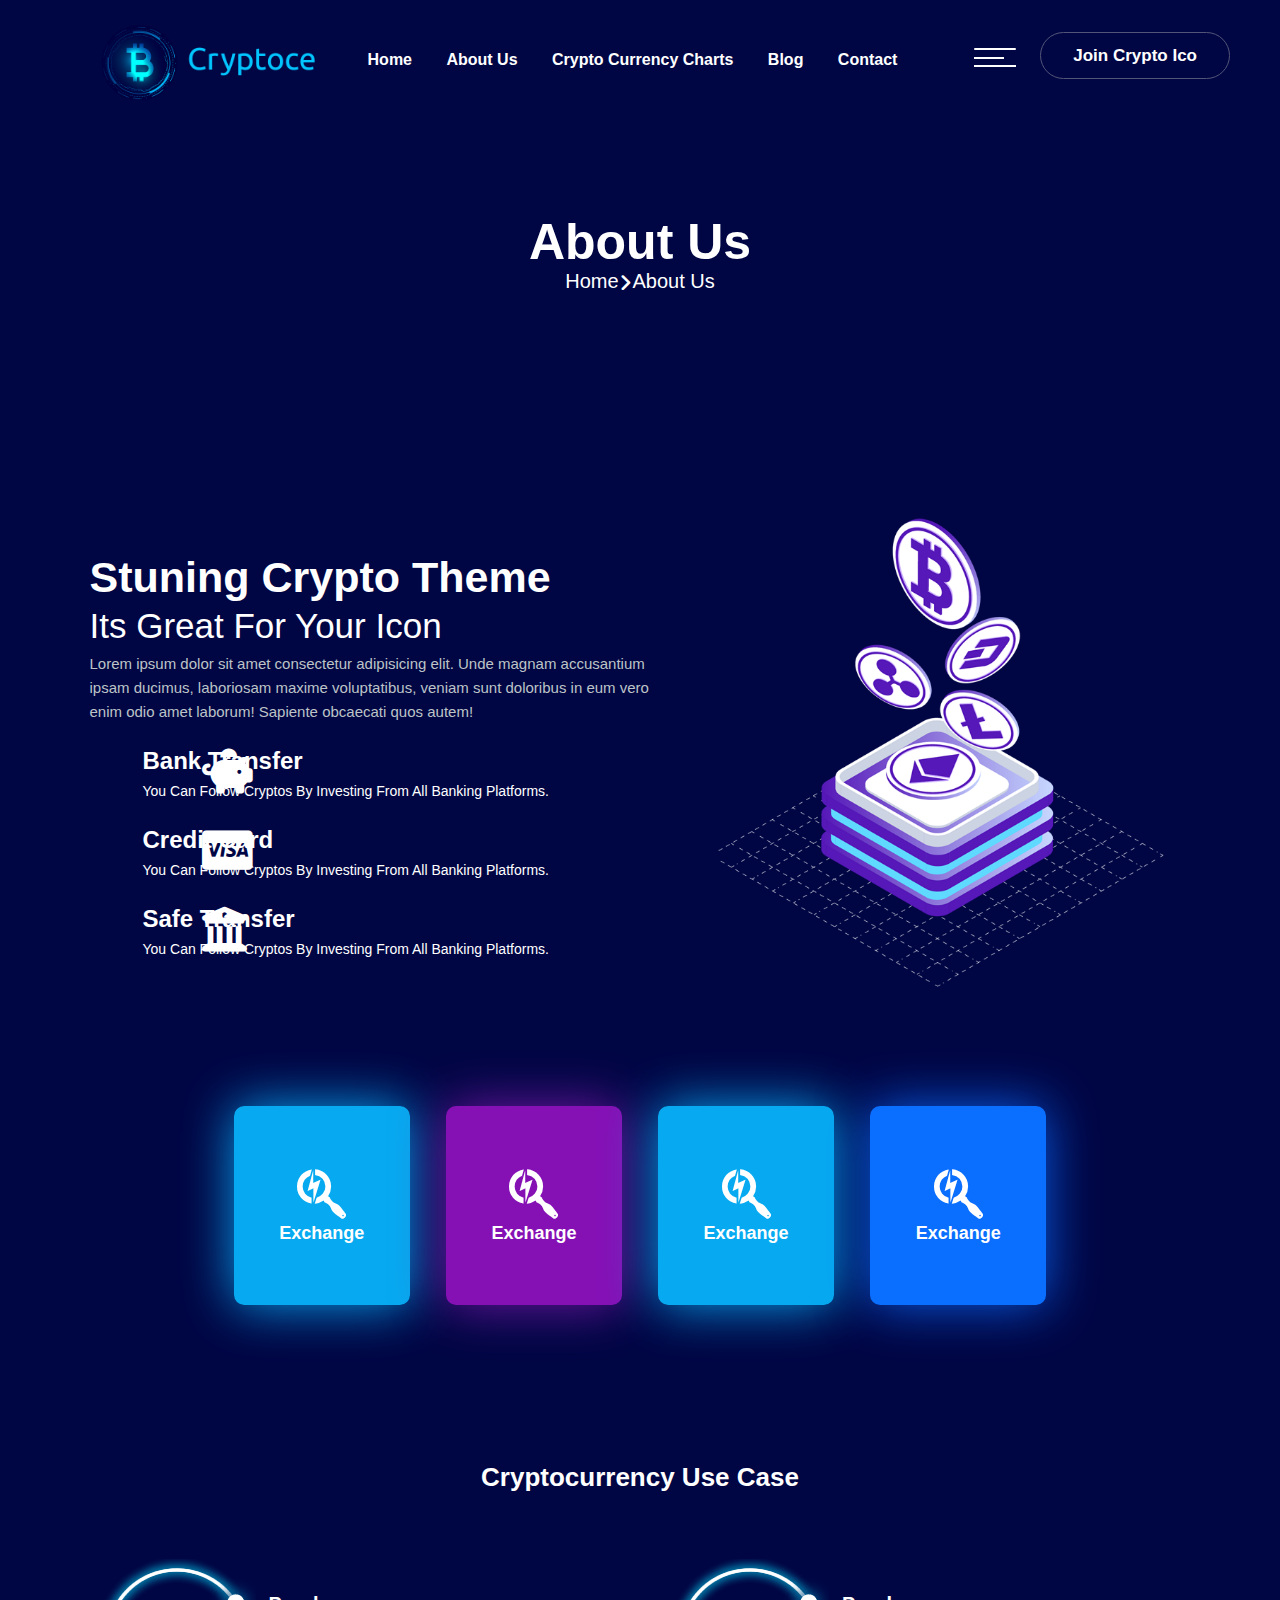
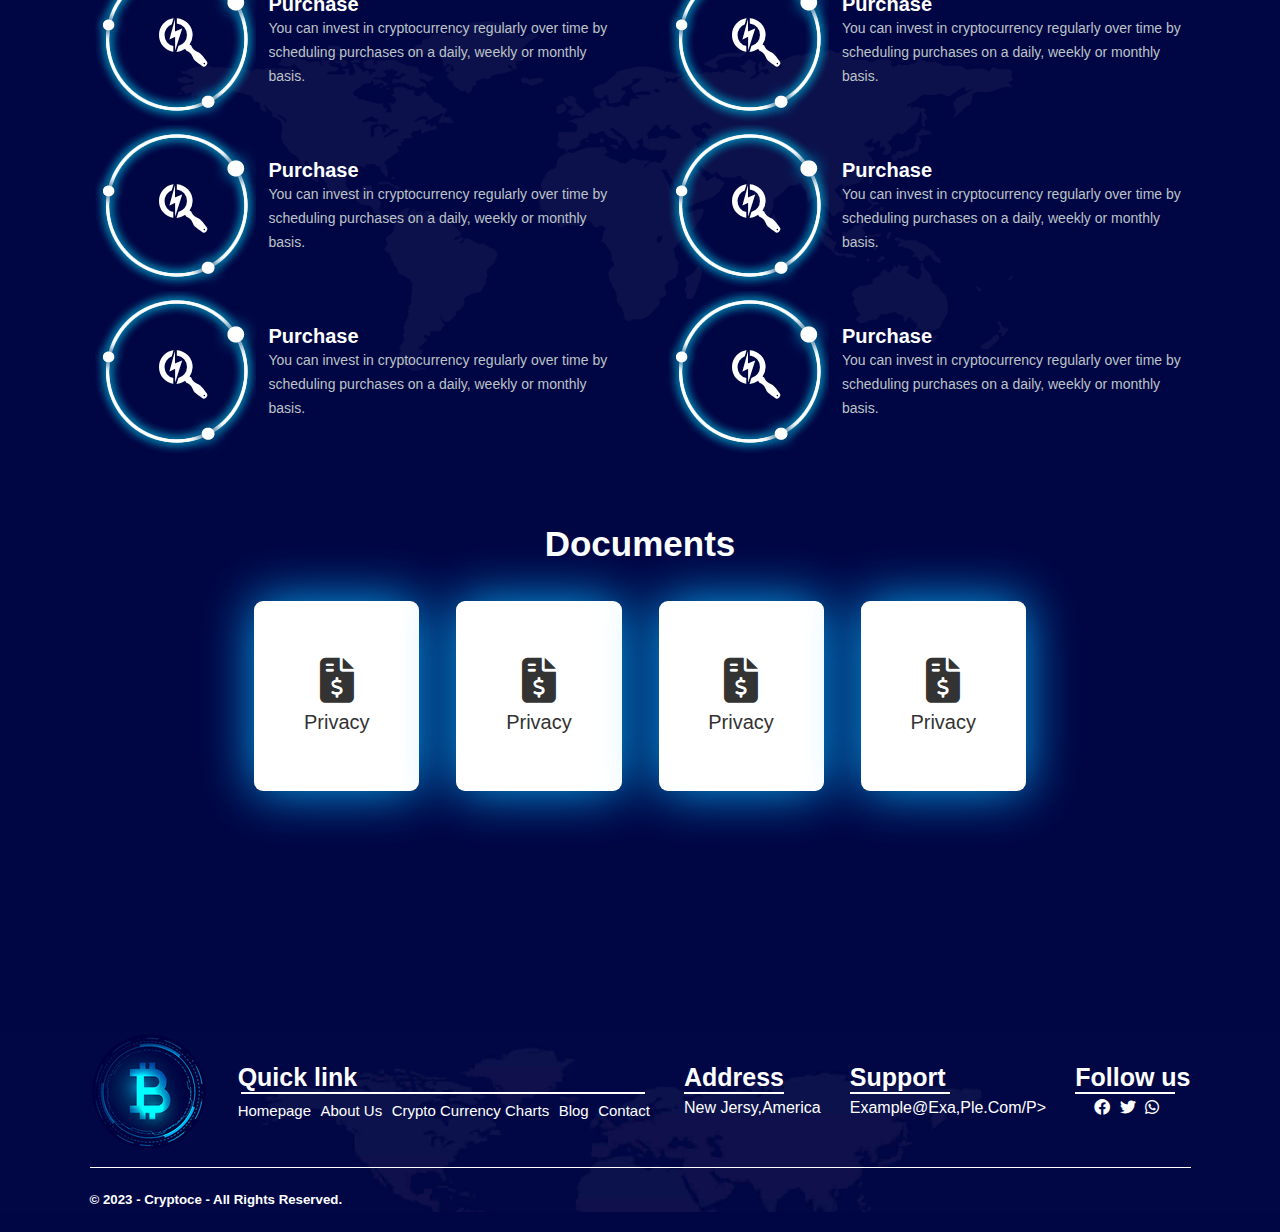
<file: about/index.html>
<!DOCTYPE html>
<html lang="en">
<head>
    <meta charset="UTF-8">
    <meta http-equiv="X-UA-Compatible" content="IE=edge">
    <meta name="viewport" content="width=device-width, initial-scale=1.0">
    <title>Document</title>
    <link rel="stylesheet" href="assets/css/font-awesome.min.css">
    <link rel="stylesheet" href="assets/css/style.css">
</head>
<body>

<!-- Header -->
    <header class="header-area">
            <div class="header">
                <img src="assets/img/logo/logo.png" alt="">

                <ul>
                    <li><a href="../homedefault/index.html">home</a></li>
                    <li><a href="../about/index.html">About Us</a></li>
                    <li><a href="../Crypto Currency Charts/index.html"> Crypto Currency Charts</a></li>
                    <li><a href="../Blog/index.html"> Blog</a></li>
                    <li><a href="../contact/index.html">Contact</a></li>
                </ul>

                <div class="header-btn-box">
                    <div class="box1"></div>
                    <div class="box2"></div>
                    <div class="box3"></div>
                    <div class="btn-box">
                      <a href="" class="btn">join crypto ico</a>  
                    </div>
                </div>
            </div>
    </header>


    <!-- Bannar -->
    <section class="bannar-area">
        <div class="container">
            <div class="bannar">
                <h4>About Us</h4>
                <div class="bannar-content">
                    <ul>
                        <li> Home <i class="fa-solid fa-angle-right"></i></li>
                        <li>about us</li>
                    </ul>
                </div>
            </div>
        </div>
    </section>





    <!-- Service -->
    <section class="service-area pt-80">
        <div class="container">
            <div class="service">
                <div class="service-content">
                    <h4>stuning crypto theme</h4>
                    <h5>its great for your icon</h5>
                    <p>Lorem ipsum dolor sit amet consectetur adipisicing elit. Unde magnam accusantium ipsam ducimus, laboriosam maxime voluptatibus, veniam sunt doloribus in eum vero enim odio amet laborum! Sapiente obcaecati quos autem!</p>
                    <ul>
                        <li><i class="fa-solid fa-piggy-bank"></i>
                           <h5> Bank Transfer <span> <br> You can follow cryptos by investing from all banking platforms.</span></h5></li>
                        <li><i class="fa-brands fa-cc-visa"></i>
                           <h5> Credit Card <span> <br> You can follow cryptos by investing from all banking platforms.</span></h5></li>
                        <li><i class="fa-solid fa-building-columns"></i>
                           <h5> Safe Transfer <span> <br> You can follow cryptos by investing from all banking platforms.</span></h5></li>
                    </ul>
                </div>
                <div class="service-img">
                    <img src="assets/img/service/hero-cryptoce-9.png" alt="">
                </div>
            </div>

        </div>
    </section>


    <!-- Option -->
    <section class="option-area pt-80 pb-80">
        <div class="container">
            <div class="option">
                <div class="single-option">
                    <i class="fa-brands fa-searchengin"></i>
                    <h4>exchange</h4>
                </div>
                <div class="single-option">
                    <i class="fa-brands fa-searchengin"></i>
                    <h4>exchange</h4>
                </div>
                <div class="single-option">
                    <i class="fa-brands fa-searchengin"></i>
                    <h4>exchange</h4>
                </div>
                <div class="single-option">
                    <i class="fa-brands fa-searchengin"></i>
                    <h4>exchange</h4>
                </div>
            </div>
        </div>
    </section>





<!-- Case -->
    <section class="case-area pt-80 pb-80" style="background-image: url('assets/img/case/section5.png');">
        <div class="container">
            <div class="section-title">
                <h4>cryptocurrency use case</h4>
            </div>
            
            <div class="case">
                <div class="single-case">
                    <img src="assets/img/case/info-bg-1.png" alt="">
                    <i class="fa-brands fa-searchengin"></i>
                    <h4>Purchase</h4>
                    <p>You can invest in cryptocurrency regularly over time by scheduling purchases on a daily, weekly or monthly basis.</p>
                </div>
                <div class="single-case">
                    <img src="assets/img/case/info-bg-1.png" alt="">
                    <i class="fa-brands fa-searchengin"></i>
                    <h4>Purchase</h4>
                    <p>You can invest in cryptocurrency regularly over time by scheduling purchases on a daily, weekly or monthly basis.</p>
                </div>

                <div class="single-case">
                    <img src="assets/img/case/info-bg-1.png" alt="">
                    <i class="fa-brands fa-searchengin"></i>
                    <h4>Purchase</h4>
                    <p>You can invest in cryptocurrency regularly over time by scheduling purchases on a daily, weekly or monthly basis.</p>
                </div>

                <div class="single-case">
                    <img src="assets/img/case/info-bg-1.png" alt="">
                    <i class="fa-brands fa-searchengin"></i>
                    <h4>Purchase</h4>
                    <p>You can invest in cryptocurrency regularly over time by scheduling purchases on a daily, weekly or monthly basis.</p>
                </div>

                <div class="single-case">
                    <img src="assets/img/case/info-bg-1.png" alt="">
                    <i class="fa-brands fa-searchengin"></i>
                    <h4>Purchase</h4>
                    <p>You can invest in cryptocurrency regularly over time by scheduling purchases on a daily, weekly or monthly basis.</p>
                </div>
                <div class="single-case">
                    <img src="assets/img/case/info-bg-1.png" alt="">
                    <i class="fa-brands fa-searchengin"></i>
                    <h4>Purchase</h4>
                    <p>You can invest in cryptocurrency regularly over time by scheduling purchases on a daily, weekly or monthly basis.</p>
                </div>
            </div>




            
        </div>
    </section>






    <!-- Ranking -->
    <section class="ranking-area ">
        <div class="container">
            <!-- Documents -->
        <div class="documents-area">
            <h5>documents</h5>
            <div class="document">
                <div class="single-document">
                    <i class="fa-solid fa-file-invoice-dollar"></i>
                    <h4>Privacy</h4>
                </div>
                <div class="single-document">
                    <i class="fa-solid fa-file-invoice-dollar"></i>
                    <h4>Privacy</h4>
                </div>
                <div class="single-document">
                    <i class="fa-solid fa-file-invoice-dollar"></i>
                    <h4>Privacy</h4>
                </div>
                <div class="single-document">
                    <i class="fa-solid fa-file-invoice-dollar"></i>
                    <h4>Privacy</h4>
                </div>
            </div>
        </div>

        </div>

    </section>

   
        
    <!-- Footer -->
    <footer class="footer-area" style="background-image: url('assets/img/footer/footer-bg.jpg');">
        <div class="container">
            <div class="footer">
                <img src="assets/img/footer/logo-footer.png" alt="">
                <div class="links">
                    <h4>Quick link</h4>
                    <ul>
                        <li><a href="">homepage</a></li>
                        <li><a href="">About Us</a></li>
                        <li><a href="">Crypto Currency Charts</a></li>
                        <li><a href="">Blog</a></li>
                        <li><a href="">Contact</a></li>
                    </ul>
                </div>
                <div class="links2">
                    <h4>Address </h4>
                    <p>new jersy,america</p>
                </div>
                <div class="links2">
                    <h4>Support </h4>
                    <p>example@exa,ple.com/p>
                </div>
                <div class="links2">
                    <h4>Follow us</h4>
                    <ul>
                     <li><i class="fa-brands fa-facebook"></i></li>
                    <li><i class="fa-brands fa-twitter"></i></li>
                    <li><i class="fa-brands fa-whatsapp"></i></li>   
                    </ul>
                    
                </div>
            </div>
            <div class="footer-last">
                <h5>© 2023 - Cryptoce - All Rights Reserved. </h5>
            </div>
            
        </div>
    </footer>













</body>
</html>
</file>
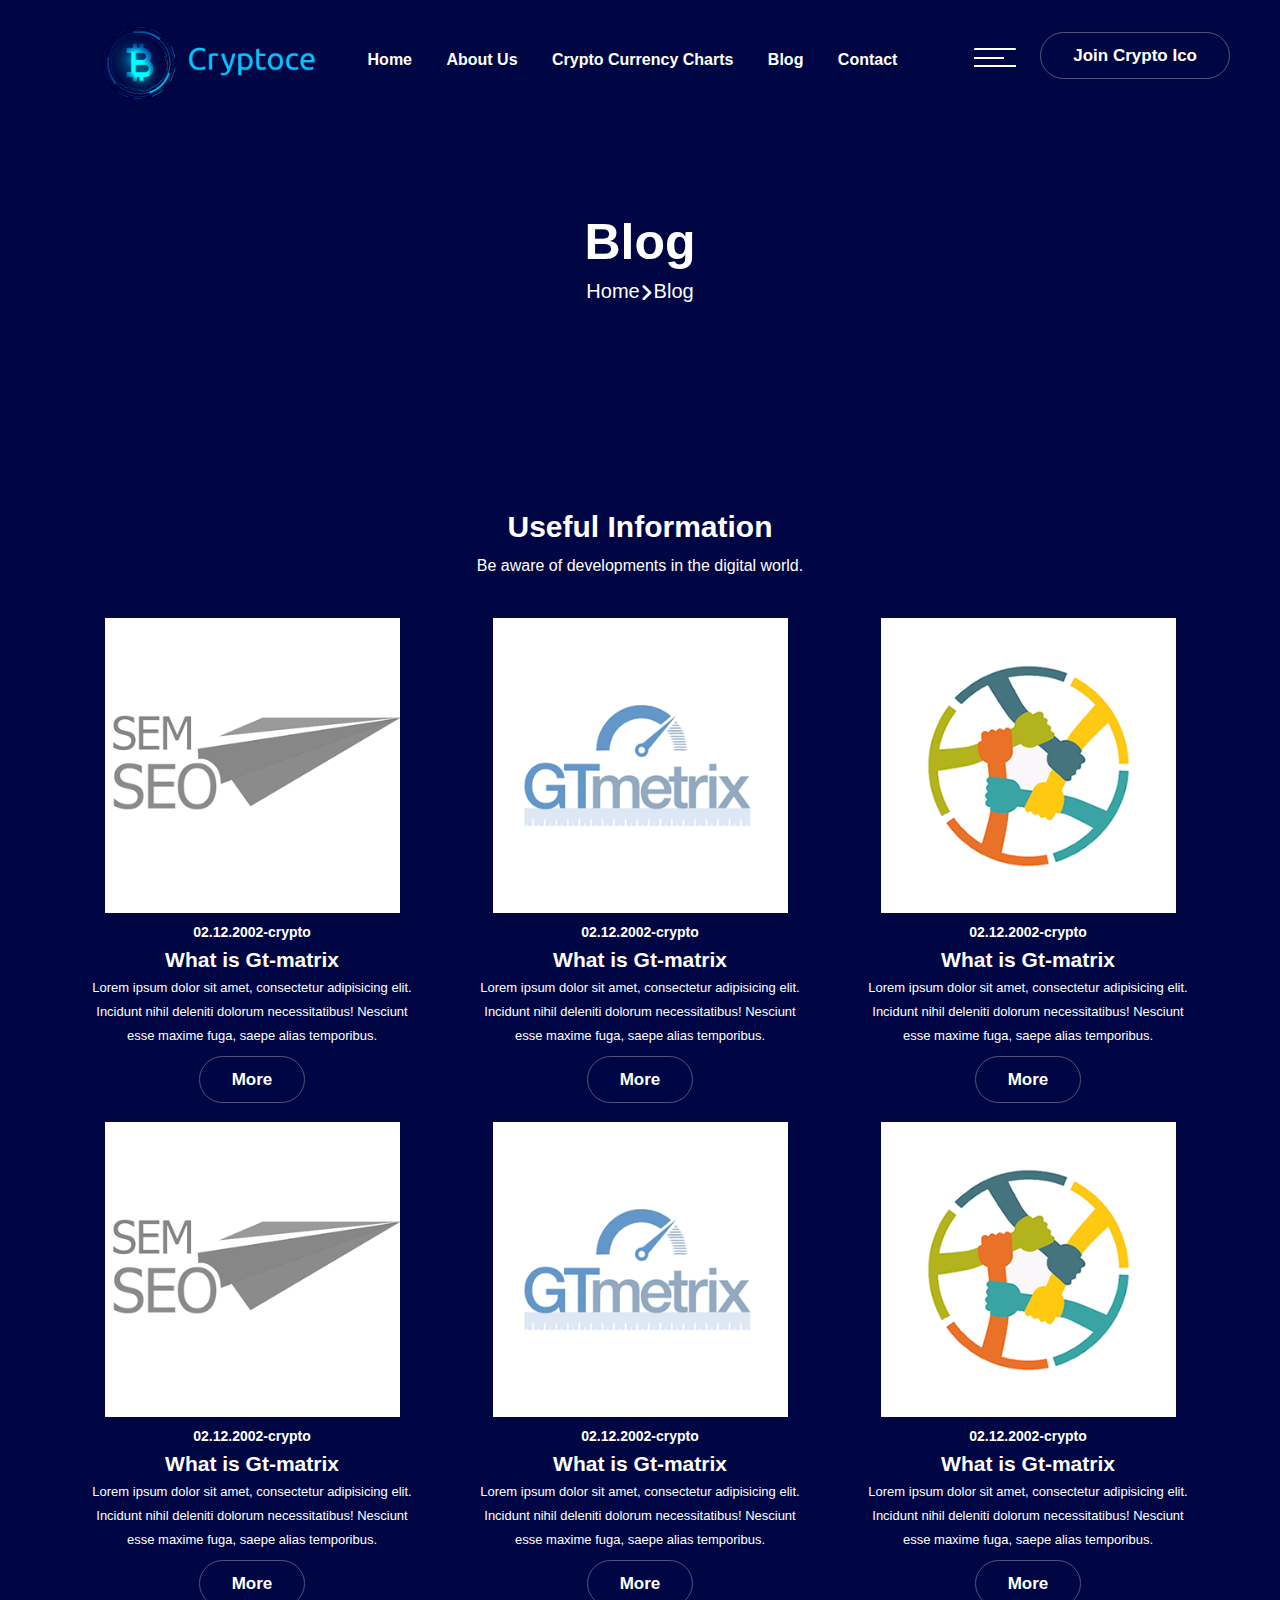
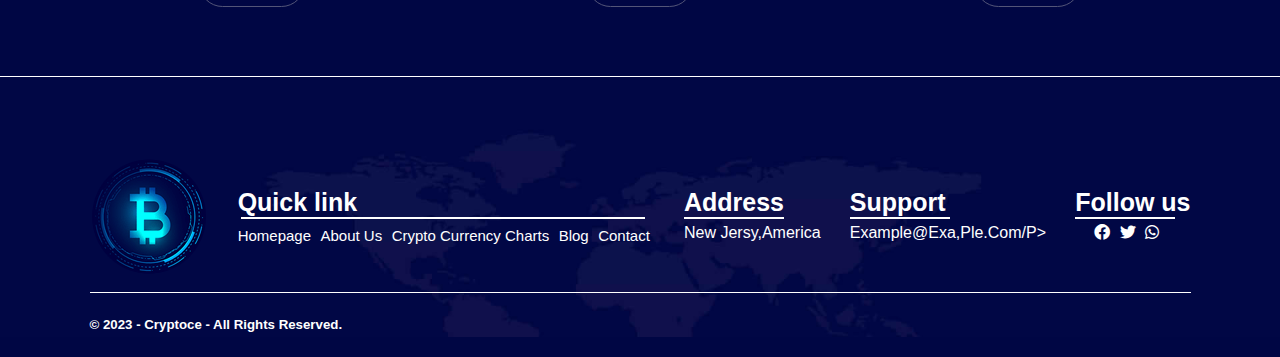
<file: Blog/index.html>
<!DOCTYPE html>
<html lang="en">
<head>
    <meta charset="UTF-8">
    <meta http-equiv="X-UA-Compatible" content="IE=edge">
    <meta name="viewport" content="width=device-width, initial-scale=1.0">
    <title>Document</title>
    <link rel="stylesheet" href="assets/css/font-awesome.min.css">
    <link rel="stylesheet" href="assets/css/style.css">
</head>
<body>

<!-- Header -->
    <header class="header-area">
            <div class="header">
                <img src="assets/img/logo/logo.png" alt="">

                <ul>
                    <li><a href="../homedefault/index.html">home</a></li>
                    <li><a href="../about/index.html">About Us</a></li>
                    <li><a href="../Crypto Currency Charts/index.html"> Crypto Currency Charts</a></li>
                    <li><a href="../Blog/index.html"> Blog</a></li>
                    <li><a href="../contact/index.html">Contact</a></li>
                </ul>

                <div class="header-btn-box">
                    <div class="box1"></div>
                    <div class="box2"></div>
                    <div class="box3"></div>
                    <div class="btn-box">
                      <a href="" class="btn">join crypto ico</a>  
                    </div>
                </div>
            </div>
    </header>
     <!-- Bannar -->
    <section class="bannar-area">
        <div class="container">
            <div class="bannar">
                <h4>blog</h4>
                <div class="bannar-content">
                    <ul>
                        <li> Home <i class="fa-solid fa-angle-right"></i></li>
                        <li>blog</li>
                    </ul>
                </div>
            </div>
        </div>
    </section>


    <!-- Blog -->
    <section class="blog-area pt-80 pb-80">
        <div class="container">
            <div class="section-title">
                <h4>Useful Information </h4>
                <p>Be aware of developments in the digital world. </p>
            </div>
            <div class="blog">
                <div class="single-blog">
                    <img src="assets/img/blog/news1.png" alt="">
                    <h4>02.12.2002-crypto</h4>
                    <h5>What is Gt-matrix</h5>
                    <p>Lorem ipsum dolor sit amet, consectetur adipisicing elit. Incidunt nihil deleniti dolorum necessitatibus! Nesciunt esse maxime fuga, saepe alias temporibus.</p>
                    <div class="blog-btn-box">
                        <a href="" class="btn">more</a> 
                    </div>
                </div>
                <div class="single-blog">
                    <img src="assets/img/blog/news2.png" alt="">
                    <h4>02.12.2002-crypto</h4>
                    <h5>What is Gt-matrix</h5>
                    <p>Lorem ipsum dolor sit amet, consectetur adipisicing elit. Incidunt nihil deleniti dolorum necessitatibus! Nesciunt esse maxime fuga, saepe alias temporibus.</p>
                    <div class="blog-btn-box">
                        <a href="" class="btn">more</a> 
                    </div>
                </div>
                <div class="single-blog">
                    <img src="assets/img/blog/news3.png" alt="">
                    <h4>02.12.2002-crypto</h4>
                    <h5>What is Gt-matrix</h5>
                    <p>Lorem ipsum dolor sit amet, consectetur adipisicing elit. Incidunt nihil deleniti dolorum necessitatibus! Nesciunt esse maxime fuga, saepe alias temporibus.</p>
                    <div class="blog-btn-box">
                        <a href="" class="btn">more</a> 
                    </div>
                </div>
            </div>
            <div class="blog">
                <div class="single-blog">
                    <img src="assets/img/blog/news1.png" alt="">
                    <h4>02.12.2002-crypto</h4>
                    <h5>What is Gt-matrix</h5>
                    <p>Lorem ipsum dolor sit amet, consectetur adipisicing elit. Incidunt nihil deleniti dolorum necessitatibus! Nesciunt esse maxime fuga, saepe alias temporibus.</p>
                    <div class="blog-btn-box">
                        <a href="" class="btn">more</a> 
                    </div>
                </div>
                <div class="single-blog">
                    <img src="assets/img/blog/news2.png" alt="">
                    <h4>02.12.2002-crypto</h4>
                    <h5>What is Gt-matrix</h5>
                    <p>Lorem ipsum dolor sit amet, consectetur adipisicing elit. Incidunt nihil deleniti dolorum necessitatibus! Nesciunt esse maxime fuga, saepe alias temporibus.</p>
                    <div class="blog-btn-box">
                        <a href="" class="btn">more</a> 
                    </div>
                </div>
                <div class="single-blog">
                    <img src="assets/img/blog/news3.png" alt="">
                    <h4>02.12.2002-crypto</h4>
                    <h5>What is Gt-matrix</h5>
                    <p>Lorem ipsum dolor sit amet, consectetur adipisicing elit. Incidunt nihil deleniti dolorum necessitatibus! Nesciunt esse maxime fuga, saepe alias temporibus.</p>
                    <div class="blog-btn-box">
                        <a href="" class="btn">more</a> 
                    </div>
                </div>
            </div>
        </div>
    </section>
        
    <!-- Footer -->
    <footer class="footer-area pt-80" style="background-image: url('assets/img/footer/footer-bg.jpg');">
        <div class="container">
            <div class="footer">
                <img src="assets/img/footer/logo-footer.png" alt="">
                <div class="links">
                    <h4>Quick link</h4>
                    <ul>
                        <li><a href="">homepage</a></li>
                        <li><a href="">About Us</a></li>
                        <li><a href="">Crypto Currency Charts</a></li>
                        <li><a href="">Blog</a></li>
                        <li><a href="">Contact</a></li>
                    </ul>
                </div>
                <div class="links2">
                    <h4>Address </h4>
                    <p>new jersy,america</p>
                </div>
                <div class="links2">
                    <h4>Support </h4>
                    <p>example@exa,ple.com/p>
                </div>
                <div class="links2">
                    <h4>Follow us</h4>
                    <ul>
                     <li><i class="fa-brands fa-facebook"></i></li>
                    <li><i class="fa-brands fa-twitter"></i></li>
                    <li><i class="fa-brands fa-whatsapp"></i></li>   
                    </ul>
                    
                </div>
            </div>
            <div class="footer-last">
                <h5>© 2023 - Cryptoce - All Rights Reserved. </h5>
            </div>
            
        </div>
    </footer>













</body>
</html>
</file>
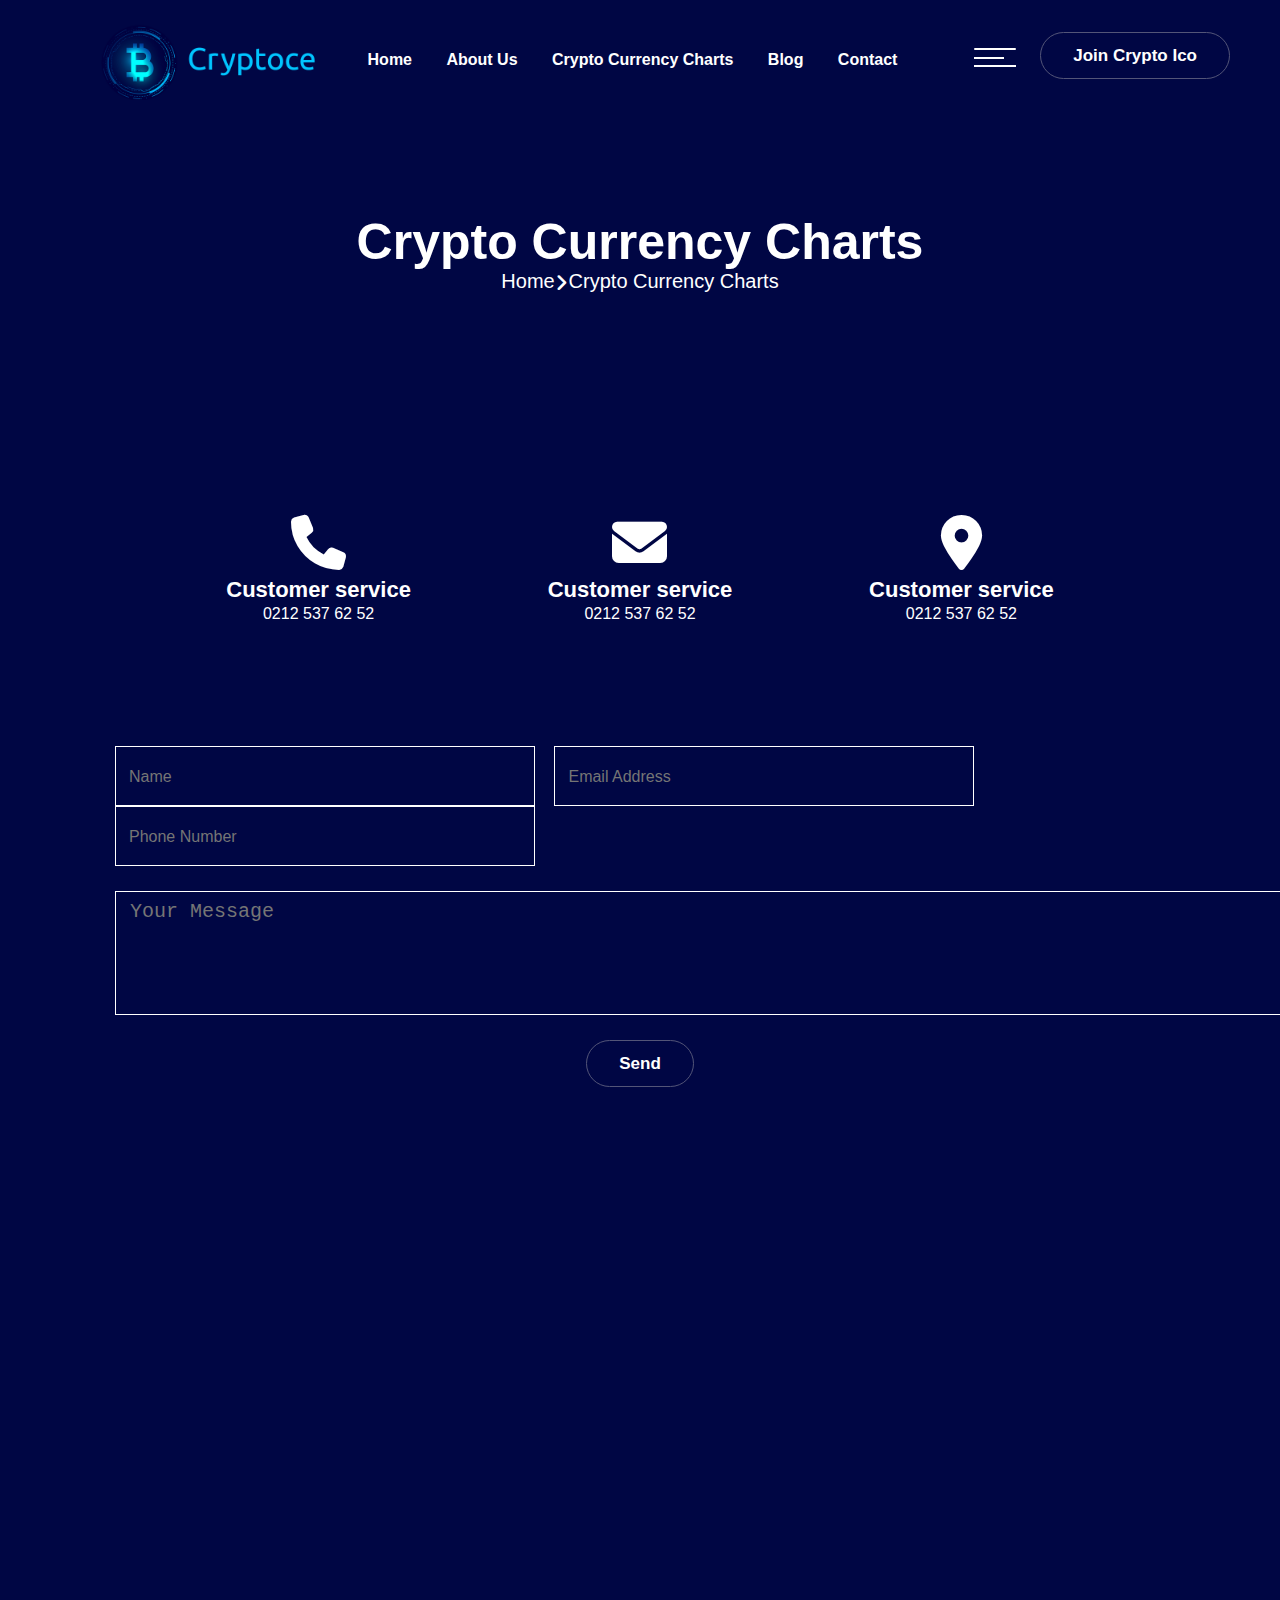
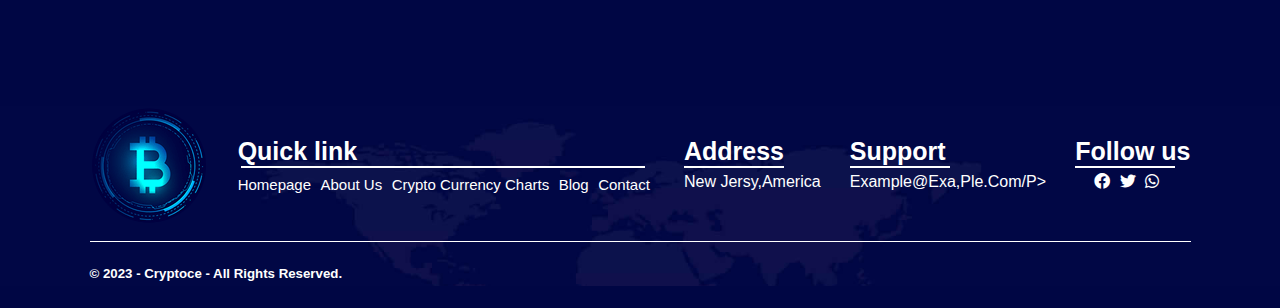
<file: contact/index.html>
<!DOCTYPE html>
<html lang="en">
<head>
    <meta charset="UTF-8">
    <meta http-equiv="X-UA-Compatible" content="IE=edge">
    <meta name="viewport" content="width=device-width, initial-scale=1.0">
    <title>Document</title>
    <link rel="stylesheet" href="assets/css/font-awesome.min.css">
    <link rel="stylesheet" href="assets/css/style.css">
</head>
<body>

<!-- Header -->
    <header class="header-area">
            <div class="header">
                <img src="assets/img/logo/logo.png" alt="">

                <ul>
                    <li><a href="../homedefault/index.html">home</a></li>
                    <li><a href="../about/index.html">About Us</a></li>
                    <li><a href="../Crypto Currency Charts/index.html"> Crypto Currency Charts</a></li>
                    <li><a href="../Blog/index.html"> Blog</a></li>
                    <li><a href="../contact/index.html">Contact</a></li>
                </ul>

                <div class="header-btn-box">
                    <div class="box1"></div>
                    <div class="box2"></div>
                    <div class="box3"></div>
                    <div class="btn-box">
                      <a href="" class="btn">join crypto ico</a>  
                    </div>
                </div>
            </div>
    </header>
   <!-- Bannar -->
   <section class="bannar-area">
    <div class="container">
        <div class="bannar">
            <h4>Crypto Currency Charts</h4>
            <div class="bannar-content">
                <ul>
                    <li> Home <i class="fa-solid fa-angle-right"></i></li>
                    <li> Crypto Currency Charts</li>
                </ul>
            </div>
        </div>
    </div>
</section>

    <!-- Online-option -->
    <section class="option-area pt-80 pb-80">
        <div class="container">
            <div class="option">
                <div class="single-option">
                    <i class="fa-solid fa-phone"></i>
                    <h4>Customer service</h4>
                    <p>0212 537 62 52 </p>
                </div>
                <div class="single-option">
                    <i class="fa-sharp fa-solid fa-envelope"></i>
                    <h4>Customer service</h4>
                    <p>0212 537 62 52 </p>
                </div>
                <div class="single-option">
                    <i class="fa-solid fa-location-dot"></i>
                    <h4>Customer service</h4>
                    <p>0212 537 62 52 </p>
                </div>
            </div>
        </div>
    </section>




<!-- Contact -->
    <section class="contact-area">
            <div class="contact">
            <input type="text" placeholder="name">
            <input type="text" placeholder="email address">
            <input type="text" placeholder="phone number">
            <textarea name="text" placeholder="your message"></textarea>

        </div>

        <div class="contact-btn-box">
            <a href="" class="btn">send</a> 
        </div>
        
    </section>



    <!-- Map -->
    <section class="map-area ">
        <iframe src="https://www.google.com/maps/embed?pb=!1m18!1m12!1m3!1d19872.943815808303!2d-0.25666862674314883!3d51.49270247697311!2m3!1f0!2f0!3f0!3m2!1i1024!2i768!4f13.1!3m3!1m2!1s0x47d8a00baf21de75%3A0x52963a5addd52a99!2sLondon%2C%20UK!5e0!3m2!1sen!2sbd!4v1678831677376!5m2!1sen!2sbd" width="600" height="450" style="border:0;" allowfullscreen="" loading="lazy" referrerpolicy="no-referrer-when-downgrade"></iframe>
    </section>


 
        
    <!-- Footer -->
    <footer class="footer-area" style="background-image: url('assets/img/footer/footer-bg.jpg');">
        <div class="container">
            <div class="footer">
                <img src="assets/img/footer/logo-footer.png" alt="">
                <div class="links">
                    <h4>Quick link</h4>
                    <ul>
                        <li><a href="">homepage</a></li>
                        <li><a href="">About Us</a></li>
                        <li><a href="">Crypto Currency Charts</a></li>
                        <li><a href="">Blog</a></li>
                        <li><a href="">Contact</a></li>
                    </ul>
                </div>
                <div class="links2">
                    <h4>Address </h4>
                    <p>new jersy,america</p>
                </div>
                <div class="links2">
                    <h4>Support </h4>
                    <p>example@exa,ple.com/p>
                </div>
                <div class="links2">
                    <h4>Follow us</h4>
                    <ul>
                     <li><i class="fa-brands fa-facebook"></i></li>
                    <li><i class="fa-brands fa-twitter"></i></li>
                    <li><i class="fa-brands fa-whatsapp"></i></li>   
                    </ul>
                    
                </div>
            </div>
            <div class="footer-last">
                <h5>© 2023 - Cryptoce - All Rights Reserved. </h5>
            </div>
            
        </div>
    </footer>













</body>
</html>
</file>
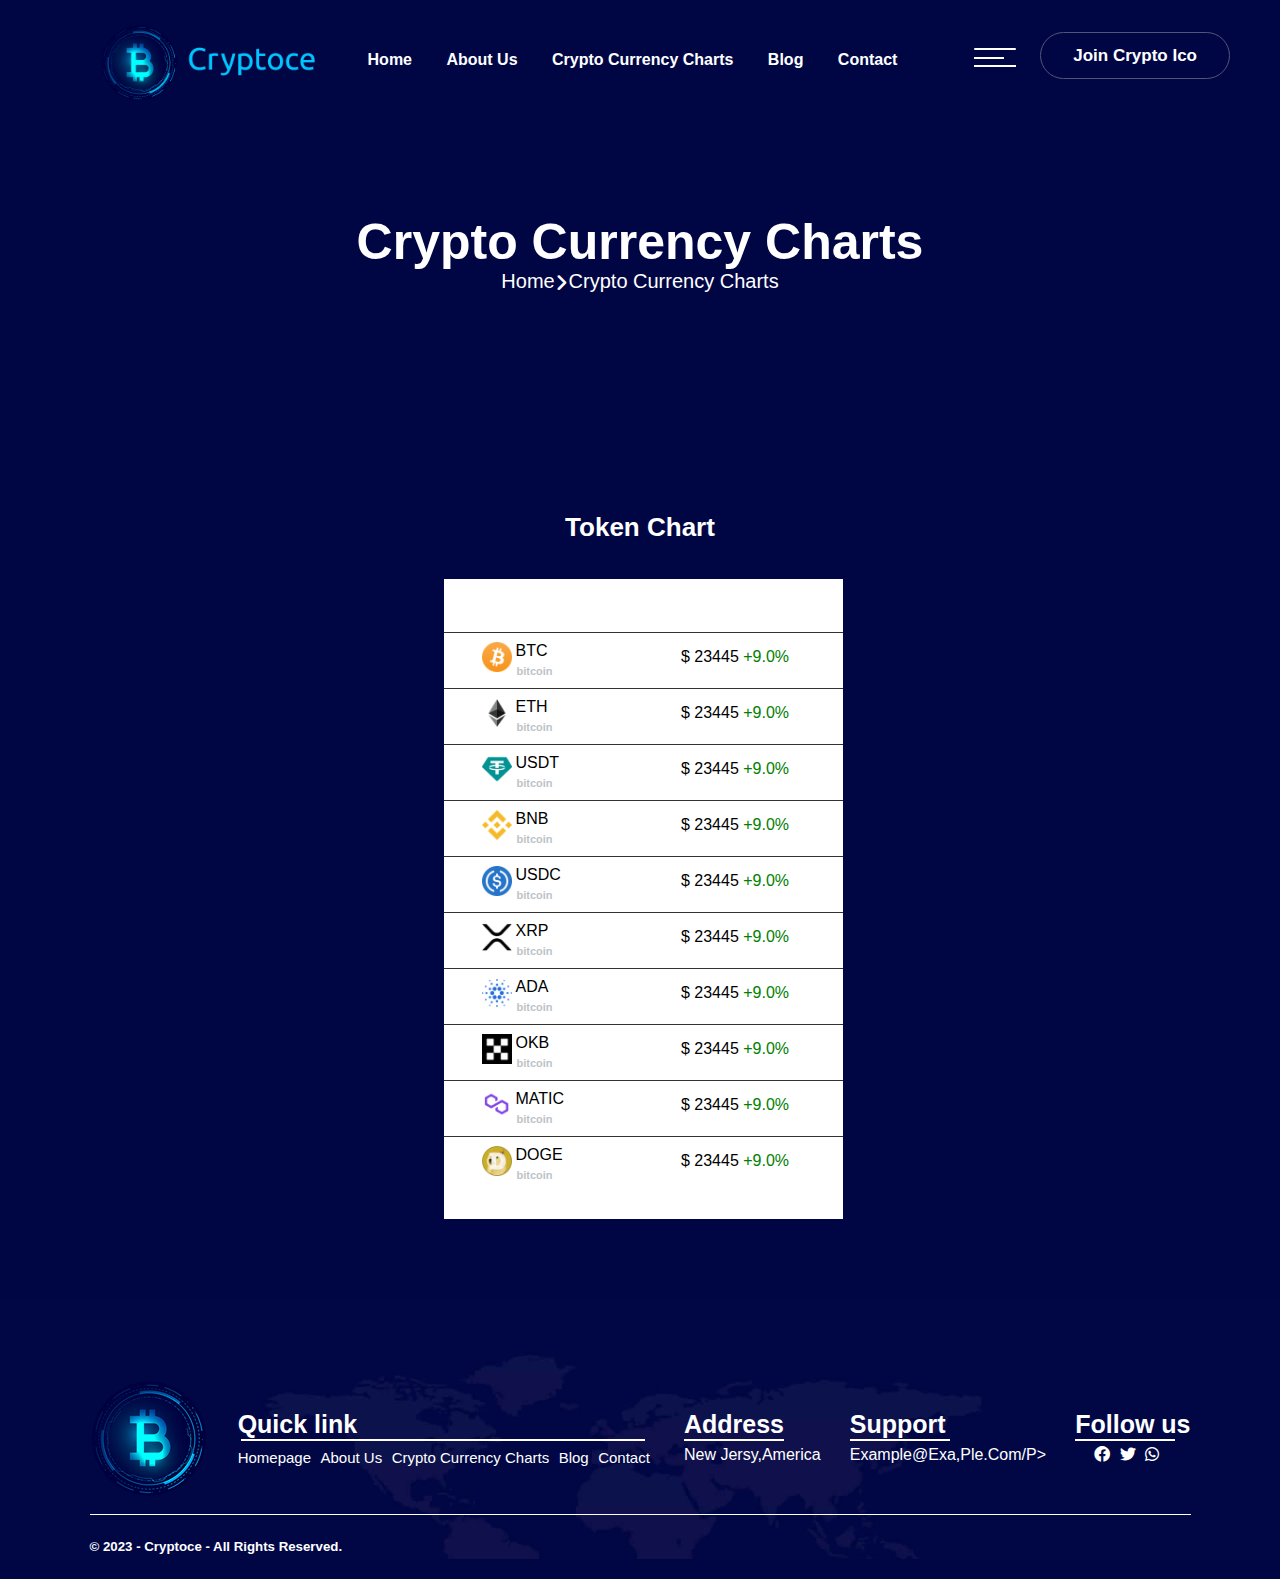
<file: Crypto Currency Charts/index.html>
<!DOCTYPE html>
<html lang="en">
<head>
    <meta charset="UTF-8">
    <meta http-equiv="X-UA-Compatible" content="IE=edge">
    <meta name="viewport" content="width=device-width, initial-scale=1.0">
    <title>Document</title>
    <link rel="stylesheet" href="assets/css/font-awesome.min.css">
    <link rel="stylesheet" href="assets/css/style.css">
</head>
<body>

<!-- Header -->
    <header class="header-area">
            <div class="header">
                <img src="assets/img/logo/logo.png" alt="">

                <ul>
                    <li><a href="../homedefault/index.html">home</a></li>
                    <li><a href="../about/index.html">About Us</a></li>
                    <li><a href="../Crypto Currency Charts/index.html"> Crypto Currency Charts</a></li>
                    <li><a href="../Blog/index.html"> Blog</a></li>
                    <li><a href="../contact/index.html">Contact</a></li>
                </ul>

                <div class="header-btn-box">
                    <div class="box1"></div>
                    <div class="box2"></div>
                    <div class="box3"></div>
                    <div class="btn-box">
                      <a href="" class="btn">join crypto ico</a>  
                    </div>
                </div>
            </div>
    </header>

    
    <!-- Bannar -->
    <section class="bannar-area">
        <div class="container">
            <div class="bannar">
                <h4>Crypto Currency Charts</h4>
                <div class="bannar-content">
                    <ul>
                        <li> Home <i class="fa-solid fa-angle-right"></i></li>
                        <li> Crypto Currency Charts</li>
                    </ul>
                </div>
            </div>
        </div>
    </section>




 
    <!-- Charts -->
    <section class="chart-area pt-80 pb-80">
        <div class="container">
            <div class="section-title">
                <h4>token chart</h4>
            </div>
            <div class="chart">
               
                <ul>
                    <li><img src="assets/img/charts/btc.png" alt=""><h4>BTC <h3>bitcoin</h3></h4> </i></li>
                    <li>$ 23445 <span>+9.0%</span></li>
                </ul>
                <ul>
                    <li><img src="assets/img/charts/eth.png" alt=""> <h4>ETH <h3>bitcoin</h3></h4> </i></li>
                    <li>$ 23445 <span>+9.0%</span></li>
                </ul>
                <ul>
                    <li><img src="assets/img/charts/usdt.png" alt=""> <h4>USDT <h3>bitcoin</h3></h4> </i></li>
                    <li>$ 23445 <span>+9.0%</span></li>
                </ul>
                <ul>
                    <li><img src="assets/img/charts/bnb.png" alt=""><h4>BNB <h3>bitcoin</h3></h4> </i></li>
                    <li>$ 23445 <span>+9.0%</span></li>
                </ul>
                <ul>
                    <li><img src="assets/img/charts/usdc.png" alt=""><h4>USDC <h3>bitcoin</h3></h4> </i></li>
                    <li>$ 23445 <span>+9.0%</span></li>
                </ul>
                <ul>
                    <li><img src="assets/img/charts/xrp.png" alt=""> <h4>XRP <h3>bitcoin</h3></h4> </i></li>
                    <li>$ 23445 <span>+9.0%</span></li>
                </ul>
                <ul>
                    <li><img src="assets/img/charts/ada.png" alt=""><h4>ADA<h3>bitcoin</h3></h4> </i></li>
                    <li>$ 23445 <span>+9.0%</span></li>
                </ul>
                <ul>
                    <li><img src="assets/img/charts/okb.png" alt=""><h4>OKB <h3>bitcoin</h3></h4> </i></li>
                    <li>$ 23445 <span>+9.0%</span></li>
                </ul>
                <ul>
                    <li><img src="assets/img/charts/matic.png" alt=""> <h4>MATIC <h3>bitcoin</h3></h4> </i></li>
                    <li>$ 23445 <span>+9.0%</span></li>
                </ul>
                <ul>
                    <li><img src="assets/img/charts/doge.png" alt=""><h4>DOGE<h3>bitcoin</h3></h4> </i></li>
                    <li>$ 23445 <span>+9.0%</span></li>
                </ul>
        
              
            </div>

        </div>
    </section>


        
    <!-- Footer -->
    <footer class="footer-area pt-80" style="background-image: url('assets/img/footer/footer-bg.jpg');">
        <div class="container">
            <div class="footer">
                <img src="assets/img/footer/logo-footer.png" alt="">
                <div class="links">
                    <h4>Quick link</h4>
                    <ul>
                        <li><a href="">homepage</a></li>
                        <li><a href="">About Us</a></li>
                        <li><a href="">Crypto Currency Charts</a></li>
                        <li><a href="">Blog</a></li>
                        <li><a href="">Contact</a></li>
                    </ul>
                </div>
                <div class="links2">
                    <h4>Address </h4>
                    <p>new jersy,america</p>
                </div>
                <div class="links2">
                    <h4>Support </h4>
                    <p>example@exa,ple.com/p>
                </div>
                <div class="links2">
                    <h4>Follow us</h4>
                    <ul>
                     <li><i class="fa-brands fa-facebook"></i></li>
                    <li><i class="fa-brands fa-twitter"></i></li>
                    <li><i class="fa-brands fa-whatsapp"></i></li>   
                    </ul>
                    
                </div>
            </div>
            <div class="footer-last">
                <h5>© 2023 - Cryptoce - All Rights Reserved. </h5>
            </div>
            
        </div>
    </footer>













</body>
</html>
</file>
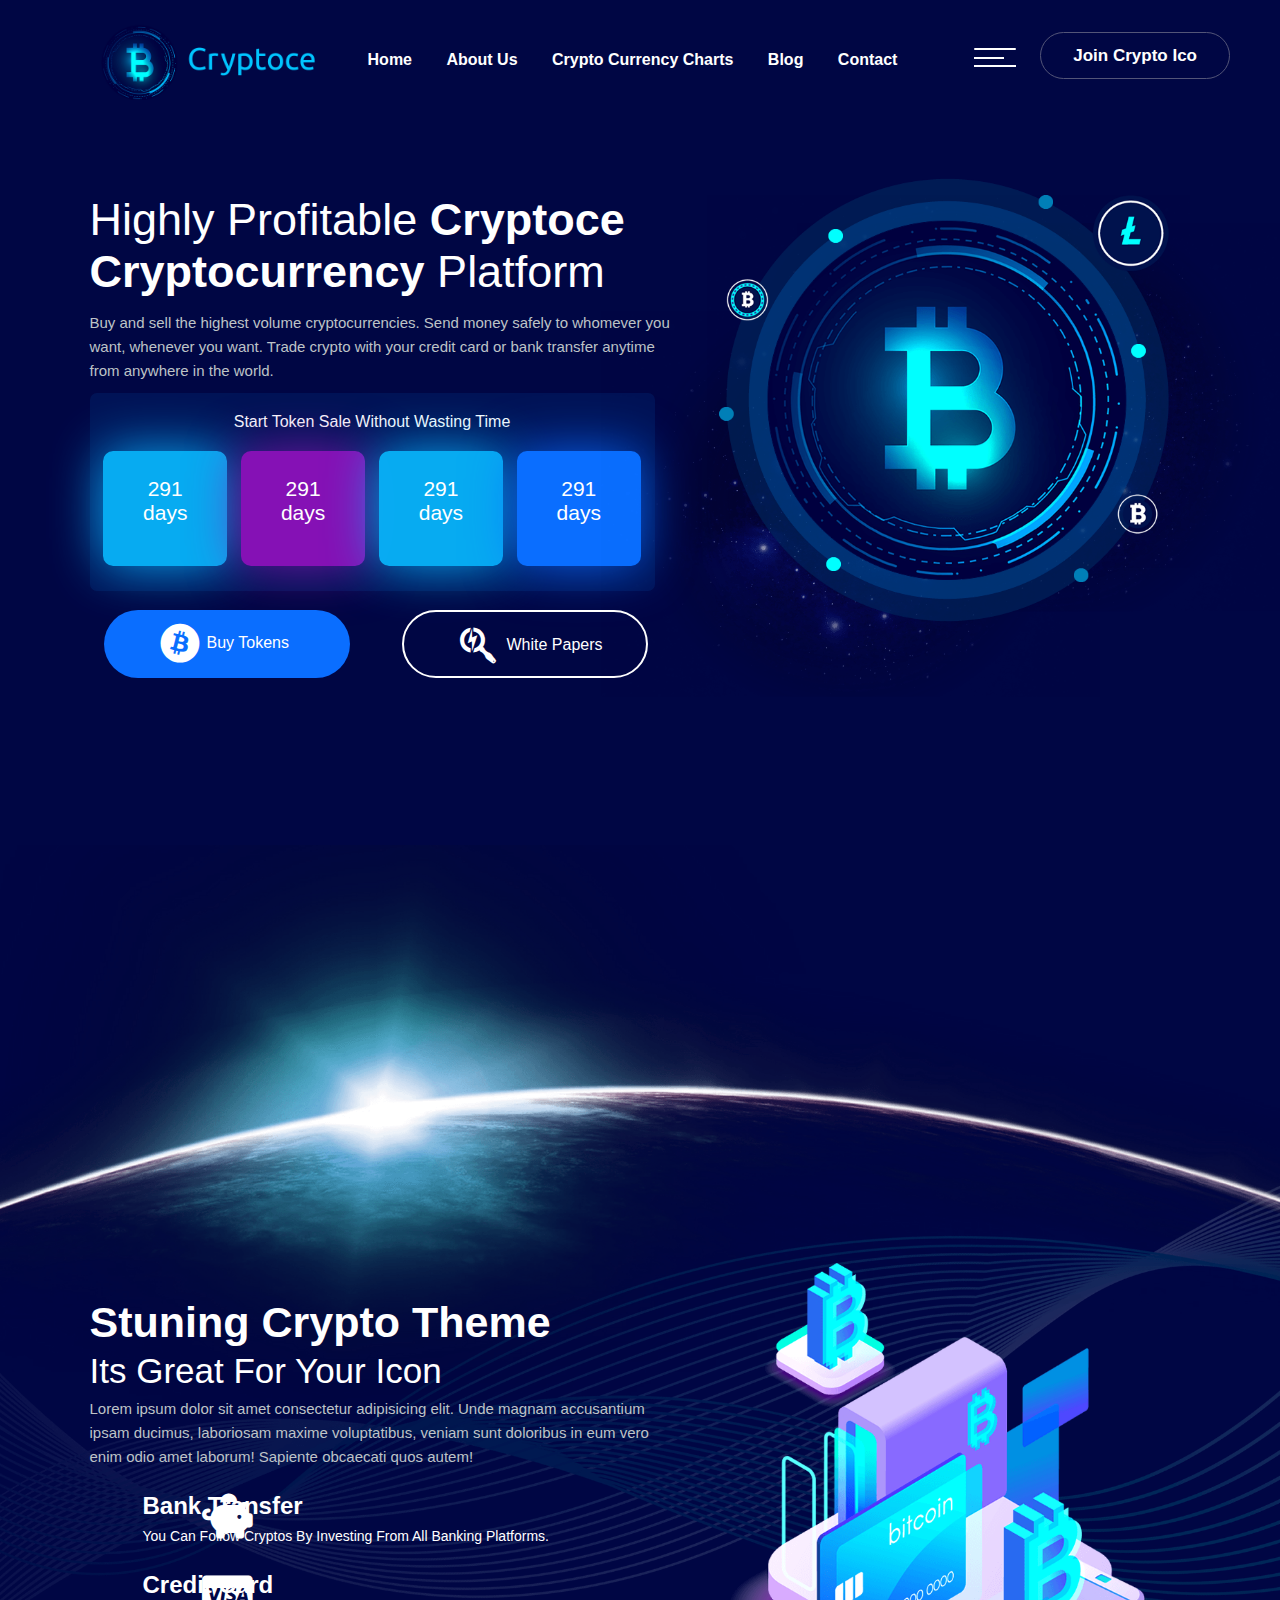
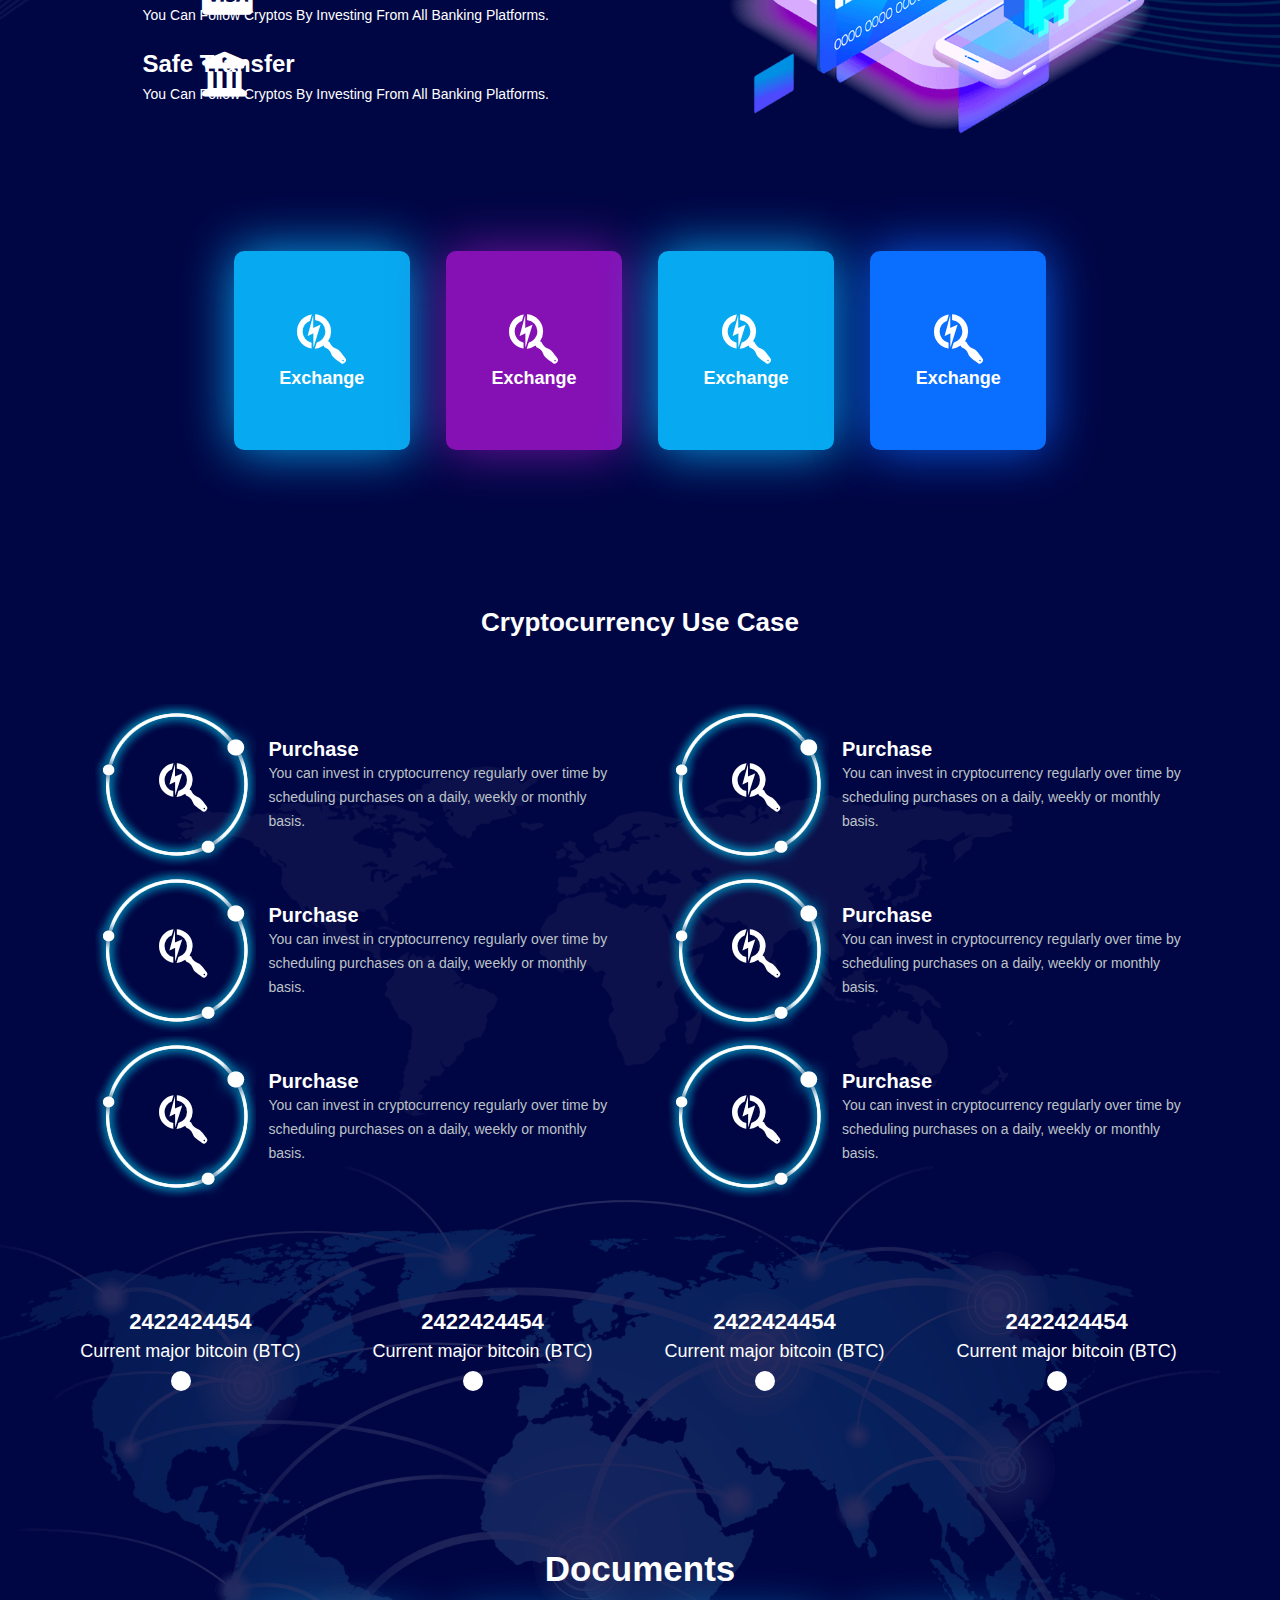
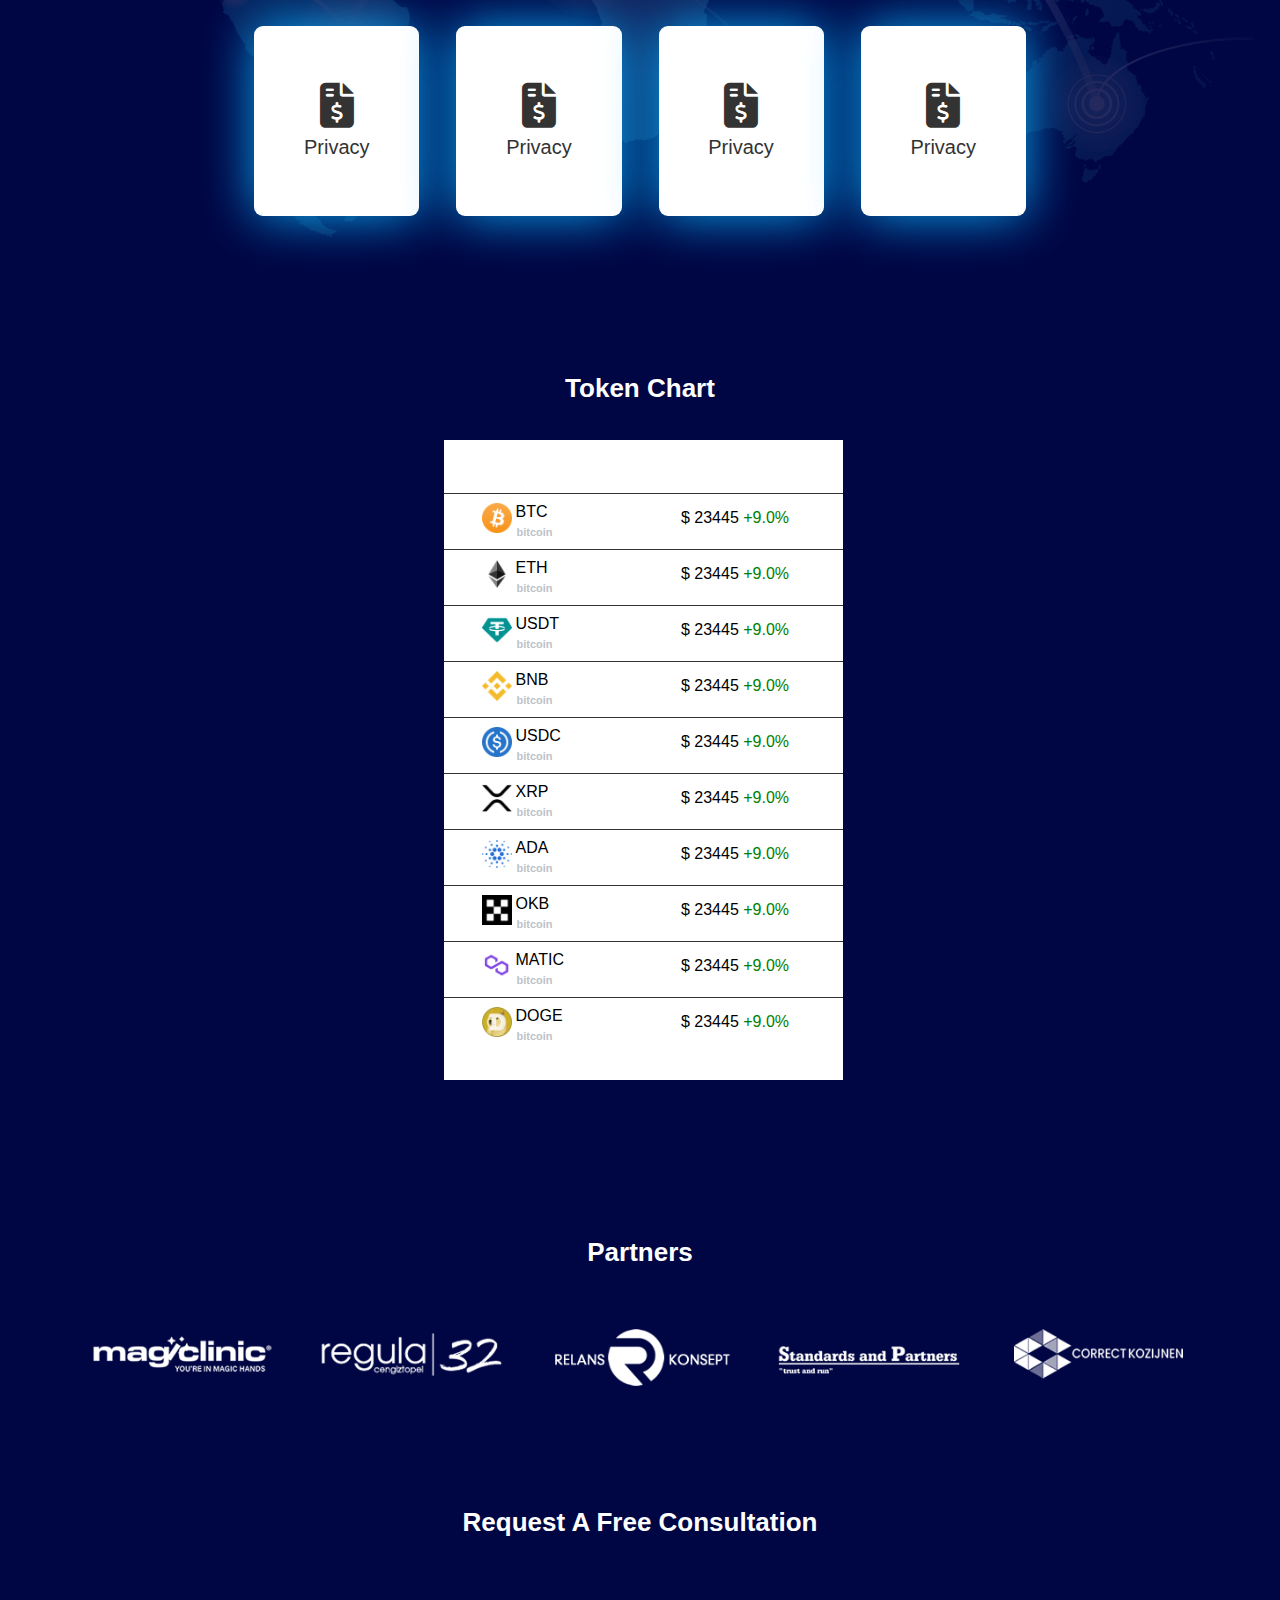
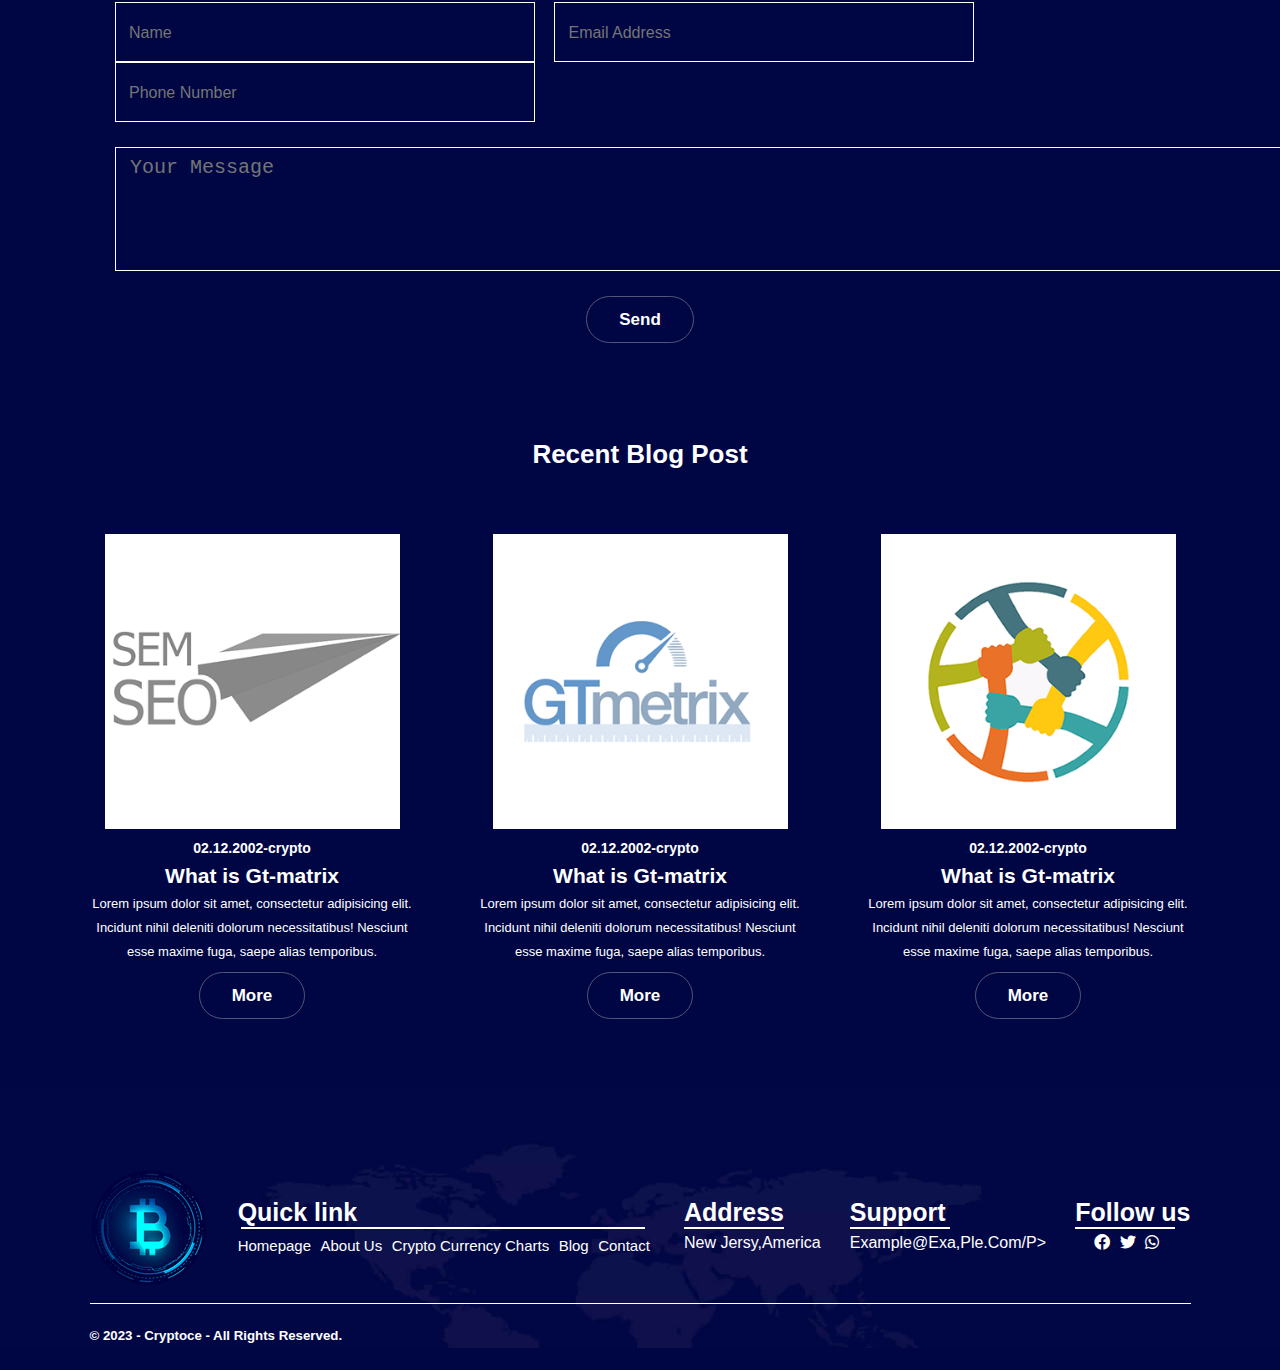
<file: homedefault/index.html>
<!DOCTYPE html>
<html lang="en">
<head>
    <meta charset="UTF-8">
    <meta http-equiv="X-UA-Compatible" content="IE=edge">
    <meta name="viewport" content="width=device-width, initial-scale=1.0">
    <title>Document</title>
    <link rel="stylesheet" href="assets/css/font-awesome.min.css">
    <link rel="stylesheet" href="assets/css/style.css">
</head>
<body>

<!-- Header -->
    <header class="header-area">
            <div class="header">
                <img src="assets/img/logo/logo.png" alt="">

                <ul>
                    <li><a href="../homedefault/index.html">home</a></li>
                    <li><a href="../about/index.html">About Us</a></li>
                    <li><a href="../Crypto Currency Charts/index.html"> Crypto Currency Charts</a></li>
                    <li><a href="../Blog/index.html"> Blog</a></li>
                    <li><a href="../contact/index.html">Contact</a></li>
                </ul>

                <div class="header-btn-box">
                    <div class="box1"></div>
                    <div class="box2"></div>
                    <div class="box3"></div>
                    <div class="btn-box">
                      <a href="" class="btn">join crypto ico</a>  
                    </div>
                </div>
            </div>
    </header>


    <!-- Bannar -->
    <section class="bannar-area">
        <div class="container">
            <div class="bannar">

                <div class="bannar-left">
                <h4>Highly Profitable <span>Cryptoce <br> Cryptocurrency</span> Platform</h4>
                <p>Buy and sell the highest volume cryptocurrencies. Send money safely to whomever you want, whenever you want. Trade crypto with your credit card or bank transfer anytime from anywhere in the world. </p>
                <div class="bannar-content-box">
                    <h5>Start Token Sale Without Wasting Time</h5>

                    <div class="bannar-content-main">
                    <div class="bc-box1">291  <br> days</div>
                    <div class="bc-box1">291  <br> days</div>
                    <div class="bc-box1">291 <br> days</div>
                    <div class="bc-box1">291 <br> days</div>
                    </div>

                    
                </div>

                <div class="bannar-btn">
                <a href="" class="bannar-btn1"><i class="fa-brands fa-bitcoin"></i> buy tokens</a>
                <a href="" class="bannar-btn1"><i class="fa-brands fa-searchengin"></i>white papers</a>
                </div>



                </div>
                <div class="bannar-right">
                    <div class="img-1"><img src="assets/img/bannarlogo/hero-cryptoce-1.png" alt=""></div>
                    <div class="img2"><img src="assets/img/bannarlogo/hero-cryptoce-2.png" alt=""></div>
                    <div class="img3"><img src="assets/img/bannarlogo/hero-cryptoce-3.png" alt=""></div>
                    <div class="img4"><img src="assets/img/bannarlogo/section3.png" alt=""></div>
                    <div class="img5"><img src="assets/img/bannarlogo/section4.png" alt=""></div>
                    <div class="img11"><img src="assets/img/bannarlogo/section4.png" alt=""></div>

                    <div class="img6"><img src="assets/img/bannarlogo/hero-cryptoce-4.png" alt=""></div>
                    <div class="img7"><img src="assets/img/bannarlogo/hero-cryptoce-5.png" alt=""></div>
                    <div class="img8"><img src="assets/img/bannarlogo/hero-cryptoce-6.png" alt=""></div>
                </div>

            </div>
        </div>
    </section>

    <!-- Service -->
    <section class="service-area pt-80" style="background-image:url('assets/img/service/section.png');">
        <div class="container">
            <div class="service">
                <div class="service-content">
                    <h4>stuning crypto theme</h4>
                    <h5>its great for your icon</h5>
                    <p>Lorem ipsum dolor sit amet consectetur adipisicing elit. Unde magnam accusantium ipsam ducimus, laboriosam maxime voluptatibus, veniam sunt doloribus in eum vero enim odio amet laborum! Sapiente obcaecati quos autem!</p>
                    <ul>
                        <li><i class="fa-solid fa-piggy-bank"></i>
                           <h5> Bank Transfer <span> <br> You can follow cryptos by investing from all banking platforms.</span></h5></li>
                        <li><i class="fa-brands fa-cc-visa"></i>
                           <h5> Credit Card <span> <br> You can follow cryptos by investing from all banking platforms.</span></h5></li>
                        <li><i class="fa-solid fa-building-columns"></i>
                           <h5> Safe Transfer <span> <br> You can follow cryptos by investing from all banking platforms.</span></h5></li>
                    </ul>
                </div>
                <div class="service-img">
                    <img src="assets/img/service/hero-cryptoce-8.png" alt="">
                </div>
            </div>

        </div>
    </section>


    <!-- Option -->
    <section class="option-area pt-80 pb-80">
        <div class="container">
            <div class="option">
                <div class="single-option">
                    <i class="fa-brands fa-searchengin"></i>
                    <h4>exchange</h4>
                </div>
                <div class="single-option">
                    <i class="fa-brands fa-searchengin"></i>
                    <h4>exchange</h4>
                </div>
                <div class="single-option">
                    <i class="fa-brands fa-searchengin"></i>
                    <h4>exchange</h4>
                </div>
                <div class="single-option">
                    <i class="fa-brands fa-searchengin"></i>
                    <h4>exchange</h4>
                </div>
            </div>
        </div>
    </section>





<!-- Case -->
    <section class="case-area pt-80 pb-80" style="background-image: url('assets/img/case/section5.png');">
        <div class="container">
            <div class="section-title">
                <h4>cryptocurrency use case</h4>
            </div>
            
            <div class="case">
                <div class="single-case">
                    <img src="assets/img/case/info-bg-1.png" alt="">
                    <i class="fa-brands fa-searchengin"></i>
                    <h4>Purchase</h4>
                    <p>You can invest in cryptocurrency regularly over time by scheduling purchases on a daily, weekly or monthly basis.</p>
                </div>
                <div class="single-case">
                    <img src="assets/img/case/info-bg-1.png" alt="">
                    <i class="fa-brands fa-searchengin"></i>
                    <h4>Purchase</h4>
                    <p>You can invest in cryptocurrency regularly over time by scheduling purchases on a daily, weekly or monthly basis.</p>
                </div>

                <div class="single-case">
                    <img src="assets/img/case/info-bg-1.png" alt="">
                    <i class="fa-brands fa-searchengin"></i>
                    <h4>Purchase</h4>
                    <p>You can invest in cryptocurrency regularly over time by scheduling purchases on a daily, weekly or monthly basis.</p>
                </div>

                <div class="single-case">
                    <img src="assets/img/case/info-bg-1.png" alt="">
                    <i class="fa-brands fa-searchengin"></i>
                    <h4>Purchase</h4>
                    <p>You can invest in cryptocurrency regularly over time by scheduling purchases on a daily, weekly or monthly basis.</p>
                </div>

                <div class="single-case">
                    <img src="assets/img/case/info-bg-1.png" alt="">
                    <i class="fa-brands fa-searchengin"></i>
                    <h4>Purchase</h4>
                    <p>You can invest in cryptocurrency regularly over time by scheduling purchases on a daily, weekly or monthly basis.</p>
                </div>
                <div class="single-case">
                    <img src="assets/img/case/info-bg-1.png" alt="">
                    <i class="fa-brands fa-searchengin"></i>
                    <h4>Purchase</h4>
                    <p>You can invest in cryptocurrency regularly over time by scheduling purchases on a daily, weekly or monthly basis.</p>
                </div>
            </div>

            
        </div>
    </section>






    <!-- Ranking -->
    <section class="ranking-area pt-80 pb-80" style="background-image: url('assets/img/ranking/section6.png');">
        <div class="container">
            <div class="ranking">
                <div class="single-ranking">
                    <h4>2422424454 <br></h4>
                    <h5>Current major bitcoin (BTC)</h5>
                </div>
                <div class="single-ranking">
                    <h4>2422424454 <br></h4>
                    <h5>Current major bitcoin (BTC)</h5>
                </div>
                <div class="single-ranking">
                    <h4>2422424454 <br></h4>
                    <h5>Current major bitcoin (BTC)</h5>
                </div>
                <div class="single-ranking">
                    <h4>2422424454 <br></h4>
                    <h5>Current major bitcoin (BTC)</h5>
                </div>
            </div>



            <!-- Documents -->
        <div class="documents-area">
            <h5>documents</h5>
            <div class="document">
                <div class="single-document">
                    <i class="fa-solid fa-file-invoice-dollar"></i>
                    <h4>Privacy</h4>
                </div>
                <div class="single-document">
                    <i class="fa-solid fa-file-invoice-dollar"></i>
                    <h4>Privacy</h4>
                </div>
                <div class="single-document">
                    <i class="fa-solid fa-file-invoice-dollar"></i>
                    <h4>Privacy</h4>
                </div>
                <div class="single-document">
                    <i class="fa-solid fa-file-invoice-dollar"></i>
                    <h4>Privacy</h4>
                </div>
            </div>
        </div>

        </div>

    </section>

    <!-- Charts -->
    <section class="chart-area pt-80 pb-80">
        <div class="container">
            <div class="section-title">
                <h4>token chart</h4>
            </div>
            <div class="chart">
               
                <ul>
                    <li><img src="assets/img/charts/btc.png" alt=""><h4>BTC <h3>bitcoin</h3></h4> </i></li>
                    <li>$ 23445 <span>+9.0%</span></li>
                </ul>
                <ul>
                    <li><img src="assets/img/charts/eth.png" alt=""> <h4>ETH <h3>bitcoin</h3></h4> </i></li>
                    <li>$ 23445 <span>+9.0%</span></li>
                </ul>
                <ul>
                    <li><img src="assets/img/charts/usdt.png" alt=""> <h4>USDT <h3>bitcoin</h3></h4> </i></li>
                    <li>$ 23445 <span>+9.0%</span></li>
                </ul>
                <ul>
                    <li><img src="assets/img/charts/bnb.png" alt=""><h4>BNB <h3>bitcoin</h3></h4> </i></li>
                    <li>$ 23445 <span>+9.0%</span></li>
                </ul>
                <ul>
                    <li><img src="assets/img/charts/usdc.png" alt=""><h4>USDC <h3>bitcoin</h3></h4> </i></li>
                    <li>$ 23445 <span>+9.0%</span></li>
                </ul>
                <ul>
                    <li><img src="assets/img/charts/xrp.png" alt=""> <h4>XRP <h3>bitcoin</h3></h4> </i></li>
                    <li>$ 23445 <span>+9.0%</span></li>
                </ul>
                <ul>
                    <li><img src="assets/img/charts/ada.png" alt=""><h4>ADA<h3>bitcoin</h3></h4> </i></li>
                    <li>$ 23445 <span>+9.0%</span></li>
                </ul>
                <ul>
                    <li><img src="assets/img/charts/okb.png" alt=""><h4>OKB <h3>bitcoin</h3></h4> </i></li>
                    <li>$ 23445 <span>+9.0%</span></li>
                </ul>
                <ul>
                    <li><img src="assets/img/charts/matic.png" alt=""> <h4>MATIC <h3>bitcoin</h3></h4> </i></li>
                    <li>$ 23445 <span>+9.0%</span></li>
                </ul>
                <ul>
                    <li><img src="assets/img/charts/doge.png" alt=""><h4>DOGE<h3>bitcoin</h3></h4> </i></li>
                    <li>$ 23445 <span>+9.0%</span></li>
                </ul>
        
              
            </div>

        </div>
    </section>


    <!-- Sponsor -->
    <section class="sponsor-area pb-80 pt-80">
        <div class="container">
            <div class="section-title">
                <h4>Partners</h4>
            </div>
            <div class="sponsor">
                <div class="single-sponsor">
                    <img src="assets/img/sponsor/client1.png" alt="">
                </div>
                <div class="single-sponsor">
                    <img src="assets/img/sponsor/client2.png" alt="">
                </div>
                <div class="single-sponsor">
                    <img src="assets/img/sponsor/client3.png" alt="">
                </div>
                <div class="single-sponsor">
                    <img src="assets/img/sponsor/client4.png" alt="">
                </div>
                <div class="single-sponsor">
                    <img src="assets/img/sponsor/client5.png" alt="">
                </div>
            </div>
        </div>
    </section>


<!-- Contact -->
    <section class="contact-area">
        <div class="section-title">
            <h4>Request a Free Consultation</h4>
        </div>
            <div class="contact">
            <input type="text" placeholder="name">
            <input type="text" placeholder="email address">
            <input type="text" placeholder="phone number">
            <textarea name="text" placeholder="your message"></textarea>

        </div>

        <div class="contact-btn-box">
            <a href="" class="btn">send</a> 
        </div>
        
    </section>


    <!-- Blog -->
    <section class="blog-area pt-80 pb-80">
        <div class="container">
            <div class="section-title">
                <h4>Recent Blog Post</h4>
            </div>
            <div class="blog">
                <div class="single-blog">
                    <img src="assets/img/blog/news1.png" alt="">
                    <h4>02.12.2002-crypto</h4>
                    <h5>What is Gt-matrix</h5>
                    <p>Lorem ipsum dolor sit amet, consectetur adipisicing elit. Incidunt nihil deleniti dolorum necessitatibus! Nesciunt esse maxime fuga, saepe alias temporibus.</p>
                    <div class="blog-btn-box">
                        <a href="" class="btn">more</a> 
                    </div>
                </div>
                <div class="single-blog">
                    <img src="assets/img/blog/news2.png" alt="">
                    <h4>02.12.2002-crypto</h4>
                    <h5>What is Gt-matrix</h5>
                    <p>Lorem ipsum dolor sit amet, consectetur adipisicing elit. Incidunt nihil deleniti dolorum necessitatibus! Nesciunt esse maxime fuga, saepe alias temporibus.</p>
                    <div class="blog-btn-box">
                        <a href="" class="btn">more</a> 
                    </div>
                </div>
                <div class="single-blog">
                    <img src="assets/img/blog/news3.png" alt="">
                    <h4>02.12.2002-crypto</h4>
                    <h5>What is Gt-matrix</h5>
                    <p>Lorem ipsum dolor sit amet, consectetur adipisicing elit. Incidunt nihil deleniti dolorum necessitatibus! Nesciunt esse maxime fuga, saepe alias temporibus.</p>
                    <div class="blog-btn-box">
                        <a href="" class="btn">more</a> 
                    </div>
                </div>
            </div>
        </div>
    </section>
        
    <!-- Footer -->
    <footer class="footer-area pt-80" style="background-image: url('assets/img/footer/footer-bg.jpg');">
        <div class="container">
            <div class="footer">
                <img src="assets/img/footer/logo-footer.png" alt="">
                <div class="links">
                    <h4>Quick link</h4>
                    <ul>
                        <li><a href="">homepage</a></li>
                        <li><a href="">About Us</a></li>
                        <li><a href="">Crypto Currency Charts</a></li>
                        <li><a href="">Blog</a></li>
                        <li><a href="">Contact</a></li>
                    </ul>
                </div>
                <div class="links2">
                    <h4>Address </h4>
                    <p>new jersy,america</p>
                </div>
                <div class="links2">
                    <h4>Support </h4>
                    <p>example@exa,ple.com/p>
                </div>
                <div class="links2">
                    <h4>Follow us</h4>
                    <ul>
                     <li><i class="fa-brands fa-facebook"></i></li>
                    <li><i class="fa-brands fa-twitter"></i></li>
                    <li><i class="fa-brands fa-whatsapp"></i></li>   
                    </ul>
                    
                </div>
            </div>
            <div class="footer-last">
                <h5>© 2023 - Cryptoce - All Rights Reserved. </h5>
            </div>
            
        </div>
    </footer>













</body>
</html>
</file>
<file: about/assets/css/style.css>
@import url('https://fonts.googleapis.com/css2?family=Lexend:wght@300;400;500;600;700;800&display=swap');
*{
    margin: 0;
    padding: 0;
    box-sizing: border-box;
}
.container {
	width: 1101px;
	margin: auto;
}
.pt-80{
    padding-top: 80px;
}
.pb-80{
    padding-bottom: 80px;
}

li{
    list-style: none;
}
a{
    text-decoration: none;
    color: #333;
}
img{
    max-width: 100%;
}

body{
    font-family: 'Poppins',sans-serif;
    font-size: 16px;
    line-height: 24px;
    color: #fff;
    background-color: #000644;
}

.header-area{
    padding: 20px 0;
}
.header{
    display: flex;
    justify-content: space-between;
    align-items: center;
}
.header img {
	width: 220px;
	margin-left: 101px;
}
.header ul li {
	display: inline-block;
	padding-right: 30px;
}
.header ul li a{
    color: #fff;
}
.header ul li a {
	color: #fff;
	text-transform: capitalize;
	font-weight: 600;
}
.header-btn-box {
	position: relative;
	width: 256px;
	margin-top: -25px;
	margin-right: 50px;
}
.btn {
	color: #fff;
	text-transform: capitalize;
	font-size: 17px;
	font-weight: 600;
	width: 40px;
	padding: 13px 32px;
	border-radius: 24px;
	border: 1px solid #535578;
	transition: .5s;
}
.btn:hover{
	background-color:#0a6eff;
	
}

.box1 {
	width: 42px;
	height: 2px;
	background: #FFFFFF;
	position: absolute;
	top: 0;
	left: 0;
	border-radius: 15px;
}
.box2 {
	width: 30px;
	height: 2px;
	background: #FFFFFF;
	position: absolute;
	top: 9px;
	left: 0;
	transition: .2s;
}

.header-btn-box:hover .box2{
    width: 42px;
}
.box3 {
	width: 42px;
	height: 2px;
	background: #FFFFFF;
	position: absolute;
	top: 17px;
	left: 0;
}
.btn-box {
	position: absolute;
	right: 0;
	top: -4px;
}

.bannar-area{
	position: relative;
	width: 100%;
	height: 35vh;
	text-align: center;

}
.bannar{
	display: flex;
	justify-content: center;
	align-items: center;
	padding-top: 110px;
	flex-direction: column;
	font-size: 50px;
}

.bannar-content ul li{
	display: inline-block;
	font-size: 20px;
	margin: 15px 0;
	text-transform: capitalize;
	position: relative;
}
.bannar-content ul li i {
	position: absolute;
	top: 4px;
}


.service-area {
	position: relative;
	width: 100%;
	height: 100%;
	background-position: center;
	background-size: cover;
	z-index: 2;
}

.service{
	display: flex;
	justify-content: space-between;
	align-items: center;
	flex-wrap: wrap;
}
.service-content {
	flex-basis: 51%;
	margin-top: 40px;
}
.service-content h4 {
	font-size: 43px;
	text-transform: capitalize;
	margin-bottom: 15px;
}
.service-content h5 {
	font-size: 35px;
	text-transform: capitalize;
	font-weight: 500;
	margin: 25px 0 14px 0px;
}
.service-content p {
	font-size: 15px;
	color: #bdc3c7;
	margin-bottom: 25px;
}
.service-content ul li{
	margin-bottom: 25px;
}
.service-content ul li i {
	position: absolute;
	font-size: 45px;
	left: 202px;
}
.service-content ul li h5 {
	font-size: 24px;
	margin: 0 0 0 53px;
	font-weight: 600;
}
.service-content ul li h5 span {
	font-size: 14px;
	font-weight: 500;
	padding-top: 14px;
}

.service-img {
	flex-basis: 45%;
	/* animation: 3s linear 1s infinite alternate slidein; */
}
/* @keyframes spin49{
	0%{
		top: 20px;
	}
	100%{
		bottom: 30px;
	}
} */


.option-area{
	width: 100%;
	height: 100%;
}
.option {
	display: flex;
	justify-content: center;
	align-items: center;
	flex-wrap: wrap;
	gap: 36px;
	text-align: center;
}
.single-option {
	flex-basis: 16%;
	color: #FFFFFF;
	padding: 60px 0;
	border-radius: 10px;
	margin-top: 30px;
}
.single-option i {
	font-size: 55px;
}
.single-option h4 {
	font-size: 18px;
	text-transform: capitalize;
}
.single-option:first-child{
	background: #08b7fded;
	box-shadow: 0 0 51px rgba(9, 176, 253, 0.925);
}
.single-option:nth-child(2){
	background-color: #8511b5;
	box-shadow: 0 0 51px rgba(133, 25, 179, 0.849);
}
.single-option:nth-child(3){
	background: #08b7fded;
	box-shadow: 0 0 51px rgba(9, 176, 253, 0.925);
}
.single-option:last-child{
	background-color:#0a6eff ;
	box-shadow: 0 0 51px rgba(10, 108, 255, 0.863);
}




.case-area{
	position: relative;
	width: 100%;
	height: 100%;
	background-size: cover;
	background-position: center;
}
.section-title {
	text-align: center;
	margin-bottom: 68px;
	font-size: 26px;
	text-transform: capitalize;
}

.case{
	display: flex;
	justify-content: space-between;
	flex-wrap: wrap;
}

.single-case {
	flex-basis: 47%;
	position: relative;
	margin: 35px 5px;
}
.single-case h4 {
	font-size: 20px;
}

.single-case h4, .single-case p {
	font-size: 20px;
	margin: 0px 0 0 174px;
}
.single-case p {
	font-size: 14px;
	color: #bdc3c7;
}
.single-case i {
	position: absolute;
	top: 23px;
	left: 64px;
	font-size: 54px;
}
.single-case img {
	position: absolute;
	top: -33px;
	left: 0;
	animation:  spin7 15s infinite linear;
}
@keyframes spin7 {
    0% {
      transform: rotate(0deg);
    }
    100% {
      transform: rotate(-360deg);
    }
  }

  .ranking-area {
	position: relative;
	width: 100%;
	height: 100%;
	background-size: cover;
	background-position: center;
	margin-top: 80px;
	margin-top: -125px;
	padding: 622px 0 0 0;
}


.documents-area {
	width: 100%;
	height: 100%;
	margin-top: -500px;
}
.documents-area h5 {
	text-align: center;
	font-size: 35px;
	text-transform: capitalize;
	margin-bottom: 45px;
}

.document {
	display: flex;
	justify-content: center;
	text-align: center;
	align-items: center;
	flex-wrap: wrap;
	gap: 37px;

}

.single-document {
	flex-basis: 15%;
	background-color: #fff;
	color: #333;
	padding: 57px 0;
	border-radius: 9px;
	/* gap: -11px; */
	box-shadow: 0 0 51px rgba(9, 176, 253, 0.925);
	margin-bottom: 30px;
	transition: .7s;
	
}
.single-document:hover{
	flex-basis: 18%;
}
.single-document i {
	font-size: 45px;
	margin-bottom: 7px;
}
.single-document h4 {
	font-size: 20px;
	font-weight: 500;
}


.footer-area{
	width: 100%;
	height: 100%;
	background-position: center;
	background-size: cover;
}

.footer{
	display: flex;
	justify-content: space-between;
	align-items: center;
	border-bottom: 1px solid #fff;
	padding-bottom:15px;
}

.links ul li{
	display: inline;
	margin-right: 5px;
	
}
.links h4 {
	font-size: 25px;
	position: relative;
	margin-bottom: 7px;
	padding: 3px 0;
}

.links h4::before {
	content: "";
	position: absolute;
	width: 404px;
	background: #fff;
	left: 3px;
	top: 30px;
	height: 2px;
}

.links ul li a{
	color: #fff;
	text-transform: capitalize;
	font-size: 15px;
}

.links2 h4{
	font-size: 25px;
	position: relative;
	margin-bottom: 7px;
}
.links2 h4::before {
	content: "";
	position: absolute;
	width: 100px;
	background: #fff;
	left: 0px;
	top: 27px;
	height: 2px;
}
.links2 p {
	text-transform: capitalize;
	font-weight: 500;
}

.links2 ul li{
	display: inline-block;
	margin-left: 5px;

}
.links2 ul{
	margin-left: 14px;
}
.footer-last {
	margin: 20px 0;
}
</file>
<file: Blog/assets/css/style.css>
@import url('https://fonts.googleapis.com/css2?family=Lexend:wght@300;400;500;600;700;800&display=swap');
*{
    margin: 0;
    padding: 0;
    box-sizing: border-box;
}
.container {
	width: 1101px;
	margin: auto;
}
.pt-80{
    padding-top: 80px;
}
.pb-80{
    padding-bottom: 80px;
}

li{
    list-style: none;
}
a{
    text-decoration: none;
    color: #333;
}
img{
    max-width: 100%;
}

body{
    font-family: 'Poppins',sans-serif;
    font-size: 16px;
    line-height: 24px;
    color: #fff;
    background-color: #000644;
}

.header-area{
    padding: 20px 0;
}
.header{
    display: flex;
    justify-content: space-between;
    align-items: center;
}
.header img {
	width: 220px;
	margin-left: 101px;
}
.header ul li {
	display: inline-block;
	padding-right: 30px;
}
.header ul li a{
    color: #fff;
}
.header ul li a {
	color: #fff;
	text-transform: capitalize;
	font-weight: 600;
}
.header-btn-box {
	position: relative;
	width: 256px;
	margin-top: -25px;
	margin-right: 50px;
}
.btn {
	color: #fff;
	text-transform: capitalize;
	font-size: 17px;
	font-weight: 600;
	width: 40px;
	padding: 13px 32px;
	border-radius: 24px;
	border: 1px solid #535578;
	transition: .5s;
}
.btn:hover{
	background-color:#0a6eff;
	
}

.box1 {
	width: 42px;
	height: 2px;
	background: #FFFFFF;
	position: absolute;
	top: 0;
	left: 0;
	border-radius: 15px;
}
.box2 {
	width: 30px;
	height: 2px;
	background: #FFFFFF;
	position: absolute;
	top: 9px;
	left: 0;
	transition: .2s;
}

.header-btn-box:hover .box2{
    width: 42px;
}
.box3 {
	width: 42px;
	height: 2px;
	background: #FFFFFF;
	position: absolute;
	top: 17px;
	left: 0;
}
.btn-box {
	position: absolute;
	right: 0;
	top: -4px;
}

.bannar-area{
	position: relative;
	width: 100%;
	height: 35vh;
	text-align: center;

}
.bannar{
	display: flex;
	justify-content: center;
	align-items: center;
	padding-top: 110px;
	flex-direction: column;
	font-size: 50px;
}
.bannar h4{
	text-transform: capitalize;
	margin-bottom: 10px;
}

.bannar-content ul li{
	display: inline-block;
	font-size: 20px;
	margin: 15px 0;
	text-transform: capitalize;
	position: relative;
}
.bannar-content ul li i {
	position: absolute;
	top: 4px;
}

.section-title{
	text-align: center;
}
.section-title h4{
	font-size: 30px;
	margin-bottom: 15px;
}
.section-title p{
	margin-bottom: 40px;
}


.blog-area{
	width: 100%;
	height: 100%;
	border-bottom: 1px solid #fff;
}
.blog {
	display: flex;
	justify-content: space-between;
	align-items: center;
	text-align: center;
	margin-top: 30px;
	position: relative;
}


.single-blog {
	width: 325px;
	background:#000644;
}
.single-blog img {
	width: 295px;

}
.single-blog h4 {
	font-size: 14px;
}
.single-blog h5 {
	font-size: 21px;
	margin: 4px 0;
}
.single-blog p {
	margin-bottom: 20px;
}


.single-blog p {
	font-size: 13px;
}


.footer-area{
	width: 100%;
	height: 100%;
	background-position: center;
	background-size: cover;
}

.footer{
	display: flex;
	justify-content: space-between;
	align-items: center;
	border-bottom: 1px solid #fff;
	padding-bottom:15px;
}

.links ul li{
	display: inline;
	margin-right: 5px;
	
}
.links h4 {
	font-size: 25px;
	position: relative;
	margin-bottom: 7px;
	padding: 3px 0;
}

.links h4::before {
	content: "";
	position: absolute;
	width: 404px;
	background: #fff;
	left: 3px;
	top: 30px;
	height: 2px;
}

.links ul li a{
	color: #fff;
	text-transform: capitalize;
	font-size: 15px;
}

.links2 h4{
	font-size: 25px;
	position: relative;
	margin-bottom: 7px;
}
.links2 h4::before {
	content: "";
	position: absolute;
	width: 100px;
	background: #fff;
	left: 0px;
	top: 27px;
	height: 2px;
}
.links2 p {
	text-transform: capitalize;
	font-weight: 500;
}

.links2 ul li{
	display: inline-block;
	margin-left: 5px;

}
.links2 ul{
	margin-left: 14px;
}
.footer-last {
	margin: 20px 0;
}
</file>
<file: contact/assets/css/style.css>
@import url('https://fonts.googleapis.com/css2?family=Lexend:wght@300;400;500;600;700;800&display=swap');
*{
    margin: 0;
    padding: 0;
    box-sizing: border-box;
}
.container {
	width: 1101px;
	margin: auto;
}
.pt-80{
    padding-top: 80px;
}
.pb-80{
    padding-bottom: 80px;
}

li{
    list-style: none;
}
a{
    text-decoration: none;
    color: #333;
}
img{
    max-width: 100%;
}

body{
    font-family: 'Poppins',sans-serif;
    font-size: 16px;
    line-height: 24px;
    color: #fff;
    background-color: #000644;
}

.header-area{
    padding: 20px 0;
}
.header{
    display: flex;
    justify-content: space-between;
    align-items: center;
}
.header img {
	width: 220px;
	margin-left: 101px;
}
.header ul li {
	display: inline-block;
	padding-right: 30px;
}
.header ul li a{
    color: #fff;
}
.header ul li a {
	color: #fff;
	text-transform: capitalize;
	font-weight: 600;
}
.header-btn-box {
	position: relative;
	width: 256px;
	margin-top: -25px;
	margin-right: 50px;
}
.btn {
	color: #fff;
	text-transform: capitalize;
	font-size: 17px;
	font-weight: 600;
	width: 40px;
	padding: 13px 32px;
	border-radius: 24px;
	border: 1px solid #535578;
	transition: .5s;
}
.btn:hover{
	background-color:#0a6eff;
	
}

.box1 {
	width: 42px;
	height: 2px;
	background: #FFFFFF;
	position: absolute;
	top: 0;
	left: 0;
	border-radius: 15px;
}
.box2 {
	width: 30px;
	height: 2px;
	background: #FFFFFF;
	position: absolute;
	top: 9px;
	left: 0;
	transition: .2s;
}

.header-btn-box:hover .box2{
    width: 42px;
}
.box3 {
	width: 42px;
	height: 2px;
	background: #FFFFFF;
	position: absolute;
	top: 17px;
	left: 0;
}
.btn-box {
	position: absolute;
	right: 0;
	top: -4px;
}

.bannar-area{
	position: relative;
	width: 100%;
	height: 100vh;

}

.bannar-area{
	position: relative;
	width: 100%;
	height: 35vh;
	text-align: center;

}
.bannar{
	display: flex;
	justify-content: center;
	align-items: center;
	padding-top: 110px;
	flex-direction: column;
	font-size: 50px;
}

.bannar-content ul li{
	display: inline-block;
	font-size: 20px;
	margin: 15px 0;
	text-transform: capitalize;
	position: relative;
}
.bannar-content ul li i {
	position: absolute;
	top: 4px;
}

.option{
	display: flex;
	justify-content: space-evenly;
	text-align: center;
	align-items: center;
	margin-bottom: 40px;
}
.single-option i {
	font-size: 55px;
	margin-bottom: 8px;
}
.single-option h4 {
	font-size: 22px;
	font-weight: 600;
}

.map-area{
	width: 100%;
	height: 600px;
	margin-top: 15px;
}
.map-area iframe {
	width: 100%;
}

















.contact-area{
	width: 100%;
	height: 100%;
}
.contact {
	margin-left: 115px;
}
.contact input {
	width: 420px;
	margin-right: 15px;
	padding: 21px 0px 19px 13px;
	font-size: 16px;
	text-transform: capitalize;
	background: none;
	color: #ffff;
	border: 1px solid #fff;
}
.contact textarea {
	width: 1304px;
	padding: 8px 0 68px 14px;
	margin-top: 25px;
	font-size: 20px;
	text-transform: capitalize;
	background: no-repeat;
	color: #fff;
	border: 1px solid #fff;
}
.contact-btn-box {
	text-align: center;
	margin: 30px 0;
}


.footer-area{
	width: 100%;
	height: 100%;
	background-position: center;
	background-size: cover;
}

.footer{
	display: flex;
	justify-content: space-between;
	align-items: center;
	border-bottom: 1px solid #fff;
	padding-bottom:15px;
}

.links ul li{
	display: inline;
	margin-right: 5px;
	
}
.links h4 {
	font-size: 25px;
	position: relative;
	margin-bottom: 7px;
	padding: 3px 0;
}

.links h4::before {
	content: "";
	position: absolute;
	width: 404px;
	background: #fff;
	left: 3px;
	top: 30px;
	height: 2px;
}

.links ul li a{
	color: #fff;
	text-transform: capitalize;
	font-size: 15px;
}

.links2 h4{
	font-size: 25px;
	position: relative;
	margin-bottom: 7px;
}
.links2 h4::before {
	content: "";
	position: absolute;
	width: 100px;
	background: #fff;
	left: 0px;
	top: 27px;
	height: 2px;
}
.links2 p {
	text-transform: capitalize;
	font-weight: 500;
}

.links2 ul li{
	display: inline-block;
	margin-left: 5px;

}
.links2 ul{
	margin-left: 14px;
}
.footer-last {
	margin: 20px 0;
}
</file>
<file: Crypto Currency Charts/assets/css/style.css>
@import url('https://fonts.googleapis.com/css2?family=Lexend:wght@300;400;500;600;700;800&display=swap');
*{
    margin: 0;
    padding: 0;
    box-sizing: border-box;
}
.container {
	width: 1101px;
	margin: auto;
}
.pt-80{
    padding-top: 80px;
}
.pb-80{
    padding-bottom: 80px;
}

li{
    list-style: none;
}
a{
    text-decoration: none;
    color: #333;
}
img{
    max-width: 100%;
}

body{
    font-family: 'Poppins',sans-serif;
    font-size: 16px;
    line-height: 24px;
    color: #fff;
    background-color: #000644;
}

.header-area{
    padding: 20px 0;
}
.header{
    display: flex;
    justify-content: space-between;
    align-items: center;
}
.header img {
	width: 220px;
	margin-left: 101px;
}
.header ul li {
	display: inline-block;
	padding-right: 30px;
}
.header ul li a{
    color: #fff;
}
.header ul li a {
	color: #fff;
	text-transform: capitalize;
	font-weight: 600;
}
.header-btn-box {
	position: relative;
	width: 256px;
	margin-top: -25px;
	margin-right: 50px;
}
.btn {
	color: #fff;
	text-transform: capitalize;
	font-size: 17px;
	font-weight: 600;
	width: 40px;
	padding: 13px 32px;
	border-radius: 24px;
	border: 1px solid #535578;
	transition: .5s;
}
.btn:hover{
	background-color:#0a6eff;
	
}

.box1 {
	width: 42px;
	height: 2px;
	background: #FFFFFF;
	position: absolute;
	top: 0;
	left: 0;
	border-radius: 15px;
}
.box2 {
	width: 30px;
	height: 2px;
	background: #FFFFFF;
	position: absolute;
	top: 9px;
	left: 0;
	transition: .2s;
}

.header-btn-box:hover .box2{
    width: 42px;
}
.box3 {
	width: 42px;
	height: 2px;
	background: #FFFFFF;
	position: absolute;
	top: 17px;
	left: 0;
}
.btn-box {
	position: absolute;
	right: 0;
	top: -4px;
}


.bannar-area{
	position: relative;
	width: 100%;
	height: 35vh;
	text-align: center;

}
.bannar{
	display: flex;
	justify-content: center;
	align-items: center;
	padding-top: 110px;
	flex-direction: column;
	font-size: 50px;
}

.bannar-content ul li{
	display: inline-block;
	font-size: 20px;
	margin: 15px 0;
	text-transform: capitalize;
	position: relative;
}
.bannar-content ul li i {
	position: absolute;
	top: 4px;
}
.section-title {
	text-align: center;
	margin-bottom: 68px;
	font-size: 26px;
	text-transform: capitalize;
}

.chart-area{
	width: 100%;
	height: 100%;
	

}


.chart {
	display: flex;
	flex-direction: column;
	background: #fff;
	color: #000;
	width: 399px;
	height: 640px;
	margin-left: 354px;
	margin-top: -28px;
}
.chart ul {
	padding: 3px 40px;
	border-top: 1px solid #333;
}
.chart ul:first-child{
	margin-top: 20px;
}
.chart ul:first-child {
	margin-top: 53px;
}

.chart ul li {
	display: inline-block;
	/* margin: 0 0 0 277px; */
	padding: 9px 11px 16px 91px;
	position: relative;
}
.chart ul li img {
	position: absolute;
	top: 2px;
	left: -2px;
	/* margin-right: 19px; */
	font-size: 27px;
	padding-top: 3px;
	width: 30px;
}
.chart ul li h3 {
	position: absolute;
	left: 33px;
	font-size: 11px;
	padding: 2px 0;
	top: 20px;
	color: #bdc3c7;
}
.chart ul li span {
	color: green;
}
.chart ul li h4 {
	position: absolute;
	left: 32px;
	top: 2px;
	font-size: 16px;
	font-weight: 500;
}

.sponsor{
	display: flex;
	justify-content: space-between;
	gap: 45px;
	margin-top: -50px;
}

.single-sponsor img{
	transition: .3s;
}
.single-sponsor img:hover{
	transform: translateY(-5px);
}


.contact-area{
	width: 100%;
	height: 100%;
}
.contact {
	margin-left: 115px;
}
.contact input {
	width: 420px;
	margin-right: 15px;
	padding: 21px 0px 19px 13px;
	font-size: 16px;
	text-transform: capitalize;
	background: none;
	color: #ffff;
	border: 1px solid #fff;
}
.contact textarea {
	width: 1304px;
	padding: 8px 0 68px 14px;
	margin-top: 25px;
	font-size: 20px;
	text-transform: capitalize;
	background: no-repeat;
	color: #fff;
	border: 1px solid #fff;
}
.contact-btn-box {
	text-align: center;
	margin: 30px 0;
}
.blog {
	display: flex;
	justify-content: space-between;
	align-items: center;
	text-align: center;
}

.single-blog {
	width: 325px;
	background:#000644;
}
.single-blog img {
	width: 295px;

}
.single-blog h4 {
	font-size: 14px;
}
.single-blog h5 {
	font-size: 21px;
	margin: 4px 0;
}
.single-blog p {
	margin-bottom: 20px;
}


.single-blog p {
	font-size: 13px;
}


.footer-area{
	width: 100%;
	height: 100%;
	background-position: center;
	background-size: cover;
}

.footer{
	display: flex;
	justify-content: space-between;
	align-items: center;
	border-bottom: 1px solid #fff;
	padding-bottom:15px;
}

.links ul li{
	display: inline;
	margin-right: 5px;
	
}
.links h4 {
	font-size: 25px;
	position: relative;
	margin-bottom: 7px;
	padding: 3px 0;
}

.links h4::before {
	content: "";
	position: absolute;
	width: 404px;
	background: #fff;
	left: 3px;
	top: 30px;
	height: 2px;
}

.links ul li a{
	color: #fff;
	text-transform: capitalize;
	font-size: 15px;
}

.links2 h4{
	font-size: 25px;
	position: relative;
	margin-bottom: 7px;
}
.links2 h4::before {
	content: "";
	position: absolute;
	width: 100px;
	background: #fff;
	left: 0px;
	top: 27px;
	height: 2px;
}
.links2 p {
	text-transform: capitalize;
	font-weight: 500;
}

.links2 ul li{
	display: inline-block;
	margin-left: 5px;

}
.links2 ul{
	margin-left: 14px;
}
.footer-last {
	margin: 20px 0;
}
</file>
<file: homedefault/assets/css/style.css>
@import url('https://fonts.googleapis.com/css2?family=Lexend:wght@300;400;500;600;700;800&display=swap');
*{
    margin: 0;
    padding: 0;
    box-sizing: border-box;
}
.container {
	width: 1101px;
	margin: auto;
}
.pt-80{
    padding-top: 80px;
}
.pb-80{
    padding-bottom: 80px;
}

li{
    list-style: none;
}
a{
    text-decoration: none;
    color: #333;
}
img{
    max-width: 100%;
}

body{
    font-family: 'Poppins',sans-serif;
    font-size: 16px;
    line-height: 24px;
    color: #fff;
    background-color: #000644;
}

.header-area{
    padding: 20px 0;
}
.header{
    display: flex;
    justify-content: space-between;
    align-items: center;
}
.header img {
	width: 220px;
	margin-left: 101px;
}
.header ul li {
	display: inline-block;
	padding-right: 30px;
}
.header ul li a{
    color: #fff;
}
.header ul li a {
	color: #fff;
	text-transform: capitalize;
	font-weight: 600;
}
.header-btn-box {
	position: relative;
	width: 256px;
	margin-top: -25px;
	margin-right: 50px;
}
.btn {
	color: #fff;
	text-transform: capitalize;
	font-size: 17px;
	font-weight: 600;
	width: 40px;
	padding: 13px 32px;
	border-radius: 24px;
	border: 1px solid #535578;
	transition: .5s;
}
.btn:hover{
	background-color:#0a6eff;
	
}

.box1 {
	width: 42px;
	height: 2px;
	background: #FFFFFF;
	position: absolute;
	top: 0;
	left: 0;
	border-radius: 15px;
}
.box2 {
	width: 30px;
	height: 2px;
	background: #FFFFFF;
	position: absolute;
	top: 9px;
	left: 0;
	transition: .2s;
}

.header-btn-box:hover .box2{
    width: 42px;
}
.box3 {
	width: 42px;
	height: 2px;
	background: #FFFFFF;
	position: absolute;
	top: 17px;
	left: 0;
}
.btn-box {
	position: absolute;
	right: 0;
	top: -4px;
}

.bannar-area{
	position: relative;
	width: 100%;
	height: 100vh;

}
.bannar{
	display: flex;
	justify-content: space-between;
	align-items: center;
	flex-wrap: wrap;
}
.bannar-left {
	flex-basis: 45%;
	margin-top: 74px;
}
.bannar-left h4 {
	font-size: 45px;
	line-height: 52px;
	font-weight: 100;
	margin-bottom: 13px;
}
.bannar-left h4 span {
	font-weight: 700;
}
.bannar-left p {
	font-size: 15px;
	color: #bdc3c7;
}
.bannar-content-box {
	width: 565px;
	height: 100%;
	margin-top: 10px;
	background-color: rgba(0, 89, 173, 0.171);
	border-radius: 7px;
}
.bannar-content-box h5 {
	text-align: center;
	font-size: 16px;
	font-weight: 500;
	padding: 17px 0;
}
.bannar-content-main {
	display: flex;
	justify-content: space-evenly;
	align-items: center;
	flex-wrap: wrap;
}
.bc-box1 {
	flex-basis: 22%;
	text-align: center;
	height: 115px;
	
	font-size: 21px;
	padding: 26px 0;
	border-radius: 10px;
	margin-bottom: 25px;
	background: #08b7fded;
	box-shadow: 0 0 51px rgba(9, 176, 253, 0.925);
}
.bc-box1:nth-child(2){
	background-color: #8511b5;
	box-shadow: 0 0 51px rgba(133, 25, 179, 0.849);
}
.bc-box1:last-child{
	background-color:#0a6eff ;
	box-shadow: 0 0 51px rgba(10, 108, 255, 0.863);
}

.bannar-btn{
	display: flex;
	justify-content: space-between;
}
.bannar-btn1 {
	width: 246px;
	height: 68px;
	color: #fff;
	background-color: #0a6eff;
	margin: 25px 10px 0px 10px;
	padding: 21px 0px 0px 103px;
	margin: 19px 38px 0 14px;
	border-radius: 45px;
	text-transform: capitalize;
	position: relative;
	transition: .3s;
}
.bannar-btn1:hover{
	background-color: #fff;
	color: #0a6eff;
}
.bannar-btn1 i {
	position: absolute;
	font-size: 40px;
	left: 56px;
	top: 13px;
}
.bannar-btn1:last-child{
	background:none;
	border: 2px solid #fff;
}
.bannar-btn1:last-child:hover{
	background-color: #0a6eff;
	color: #fff;
	border: 2px solid #0a6eff;
}





.bannar-right {
	flex-basis: 44%;
	margin-left: 20px;
	position: relative;
	z-index: 15;
	margin-top: -39px;
}
.img-1 {
	top: 0;
	left: 0;
	z-index: 14;
	position: absolute;
}
.img2 {
	position: absolute;
	z-index: 13;
	top: 0;
	left: 0;
	animation:  spin1 15s infinite linear;
}
@keyframes spin1 {
    0% {
      transform: rotate(0deg);
    }
    100% {
      transform: rotate(360deg);
    }
  }
.img3 {
	position: absolute;
	top: 0;
	left: 0;
	z-index: 12;
	animation:  spin2 15s infinite linear;
}
@keyframes spin2 {
    0% {
      transform: rotate(0deg);
    }
    100% {
      transform: rotate(-360deg);
    }
  }

.img4 {
	position: absolute;
	top: 115px;
	left: -106px;
	z-index: 11;
	width: 500px;
	animation:  spin3 15s infinite linear;
}
@keyframes spin3 {
    0% {
      transform: rotate(0deg);
    }
    100% {
      transform: rotate(-360deg);
    }
  }
.img11 {
	position: absolute;
	/* top: 0; */
	right: -110px;
	width: 505px;
	z-index: 5;
	bottom: -44px;
	animation:  spin4 15s infinite linear;
	z-index: 4;

}
@keyframes spin4 {
    0% {
      transform: rotate(0deg);
    }
    100% {
      transform: rotate(-360deg);
    }
  }
.img6 {
	position: absolute;
	top: 0;
	z-index: 13;
	/* animation: spin4 2s infinite alternate; */
	
}
/* @keyframes spin4 {
    from {
		left: 0px;
		width: 100%;
    }
    to{
      left: 20px;
	  width: 100%;
    }
  } */




.img7 {
	position: absolute;
	top: 0;
	left: 0;
	z-index: 13;
}
.img8 {
	position: absolute;
	top: 0;
	right: 0;
	z-index: 99;
}




.service-area {
	position: relative;
	width: 100%;
	height: 100%;
	background-position: center;
	background-size: cover;
	margin-top: 160px;
	z-index: 2;
}
.service-area::before {
	content: "";
	position: absolute;
	background-image: url(../img/service/section4.png);
	background-size: cover;
	width: 100%;
	height: 100%;
	top: -335px;
	left: 0;
	z-index: -1;
}

.service{
	display: flex;
	justify-content: space-between;
	align-items: center;
	flex-wrap: wrap;
}
.service-content {
	flex-basis: 51%;
	margin-top: 40px;
}
.service-content h4 {
	font-size: 43px;
	text-transform: capitalize;
	margin-bottom: 15px;
}
.service-content h5 {
	font-size: 35px;
	text-transform: capitalize;
	font-weight: 500;
	margin: 25px 0 14px 0px;
}
.service-content p {
	font-size: 15px;
	color: #bdc3c7;
	margin-bottom: 25px;
}
.service-content ul li{
	margin-bottom: 25px;
}
.service-content ul li i {
	position: absolute;
	font-size: 45px;
	left: 202px;
}
.service-content ul li h5 {
	font-size: 24px;
	margin: 0 0 0 53px;
	font-weight: 600;
}
.service-content ul li h5 span {
	font-size: 14px;
	font-weight: 500;
	padding-top: 14px;
}

.service-img {
	flex-basis: 45%;
	/* animation: 3s linear 1s infinite alternate slidein; */
}
/* @keyframes spin49{
	0%{
		top: 20px;
	}
	100%{
		bottom: 30px;
	}
} */



.option-area{
	width: 100%;
	height: 100%;
}
.option {
	display: flex;
	justify-content: center;
	align-items: center;
	flex-wrap: wrap;
	gap: 36px;
	text-align: center;
}
.single-option {
	flex-basis: 16%;
	color: #FFFFFF;
	padding: 60px 0;
	border-radius: 10px;
	margin-top: 30px;
}
.single-option i {
	font-size: 55px;
}
.single-option h4 {
	font-size: 18px;
	text-transform: capitalize;
}
.single-option:first-child{
	background: #08b7fded;
	box-shadow: 0 0 51px rgba(9, 176, 253, 0.925);
}
.single-option:nth-child(2){
	background-color: #8511b5;
	box-shadow: 0 0 51px rgba(133, 25, 179, 0.849);
}
.single-option:nth-child(3){
	background: #08b7fded;
	box-shadow: 0 0 51px rgba(9, 176, 253, 0.925);
}
.single-option:last-child{
	background-color:#0a6eff ;
	box-shadow: 0 0 51px rgba(10, 108, 255, 0.863);
}





















.case-area{
	position: relative;
	width: 100%;
	height: 100%;
	background-size: cover;
	background-position: center;
}
.section-title {
	text-align: center;
	margin-bottom: 68px;
	font-size: 26px;
	text-transform: capitalize;
}

.case{
	display: flex;
	justify-content: space-between;
	flex-wrap: wrap;
}

.single-case {
	flex-basis: 47%;
	position: relative;
	margin: 35px 5px;
}
.single-case h4 {
	font-size: 20px;
}

.single-case h4, .single-case p {
	font-size: 20px;
	margin: 0px 0 0 174px;
}
.single-case p {
	font-size: 14px;
	color: #bdc3c7;
}
.single-case i {
	position: absolute;
	top: 23px;
	left: 64px;
	font-size: 54px;
}
.single-case img {
	position: absolute;
	top: -33px;
	left: 0;
	animation:  spin7 15s infinite linear;
}
@keyframes spin7 {
    0% {
      transform: rotate(0deg);
    }
    100% {
      transform: rotate(-360deg);
    }
  }

  .ranking-area {
	position: relative;
	width: 100%;
	height: 100%;
	background-size: cover;
	background-position: center;
	margin-top: 80px;
	margin-top: -125px;
	padding: 622px 0 0 0;
}
.ranking {
	display: flex;
	justify-content: space-between;
	align-items: center;
	flex-wrap: wrap;
	margin-left: -25px;
}
.single-ranking {
	flex-basis: 22%;
	margin-left: 2px;
	text-align: center;
	margin-top: -882px;
}
.single-ranking h4 {
	font-size: 22px;
	margin-bottom: 5px;
}
.single-ranking h5 {
	font-size: 18px;
	position: relative;
	font-weight: 500;
}
.single-ranking h5::before {
	content: "";
	position: absolute;
	width: 20px;
	height: 20px;
	border-radius: 50%;
	background-color: #fff;
	bottom: -28px;
	left: 42%;
}


.documents-area {
	width: 100%;
	height: 100%;
	margin-top: -220px;
}
.documents-area h5 {
	text-align: center;
	font-size: 35px;
	text-transform: capitalize;
	margin-bottom: 45px;
}

.document {
	display: flex;
	justify-content: center;
	text-align: center;
	align-items: center;
	flex-wrap: wrap;
	gap: 37px;
	margin-bottom: 50px;
}

.single-document {
	flex-basis: 15%;
	background-color: #fff;
	color: #333;
	padding: 57px 0;
	border-radius: 9px;
	/* gap: -11px; */
	box-shadow: 0 0 51px rgba(9, 176, 253, 0.925);
	margin-bottom: 30px;
	transition: .7s;
	position: relative;
}
.single-document::before {
	content: "";
	position: absolute;
	width: 30px;
	height: 190px;
	top: 0px;
	left: 133px;
	background-color: #fff;
	border-radius: 0 12px 12px 0px;
	transition: .4s;
}
.single-document:hover.single-document:before{
	left:142px;

}



.single-document i {
	font-size: 45px;
	margin-bottom: 7px;
}
.single-document h4 {
	font-size: 20px;
	font-weight: 500;
}


.chart-area{
	width: 100%;
	height: 100%;
	

}


.chart {
	display: flex;
	flex-direction: column;
	background: #fff;
	color: #000;
	width: 399px;
	height: 640px;
	margin-left: 354px;
	margin-top: -28px;
}
.chart ul {
	padding: 3px 40px;
	border-top: 1px solid #333;
}
.chart ul:first-child{
	margin-top: 20px;
}
.chart ul:first-child {
	margin-top: 53px;
}

.chart ul li {
	display: inline-block;
	/* margin: 0 0 0 277px; */
	padding: 9px 11px 16px 91px;
	position: relative;
}
.chart ul li img {
	position: absolute;
	top: 2px;
	left: -2px;
	/* margin-right: 19px; */
	font-size: 27px;
	padding-top: 3px;
	width: 30px;
}
.chart ul li h3 {
	position: absolute;
	left: 33px;
	font-size: 11px;
	padding: 2px 0;
	top: 20px;
	color: #bdc3c7;
}
.chart ul li span {
	color: green;
}
.chart ul li h4 {
	position: absolute;
	left: 32px;
	top: 2px;
	font-size: 16px;
	font-weight: 500;
}

.sponsor{
	display: flex;
	justify-content: space-between;
	gap: 45px;
	margin-top: -50px;
}

.single-sponsor img{
	transition: .3s;
}
.single-sponsor img:hover{
	transform: translateY(-5px);
}


.contact-area{
	width: 100%;
	height: 100%;
}
.contact {
	margin-left: 115px;
}
.contact input {
	width: 420px;
	margin-right: 15px;
	padding: 21px 0px 19px 13px;
	font-size: 16px;
	text-transform: capitalize;
	background: none;
	color: #ffff;
	border: 1px solid #fff;
}
.contact textarea {
	width: 1304px;
	padding: 8px 0 68px 14px;
	margin-top: 25px;
	font-size: 20px;
	text-transform: capitalize;
	background: no-repeat;
	color: #fff;
	border: 1px solid #fff;
}
.contact-btn-box {
	text-align: center;
	margin: 30px 0;
}
.blog {
	display: flex;
	justify-content: space-between;
	align-items: center;
	text-align: center;
}

.single-blog {
	width: 325px;
	background:#000644;
}
.single-blog img {
	width: 295px;

}
.single-blog h4 {
	font-size: 14px;
}
.single-blog h5 {
	font-size: 21px;
	margin: 4px 0;
}
.single-blog p {
	margin-bottom: 20px;
}


.single-blog p {
	font-size: 13px;
}


.footer-area{
	width: 100%;
	height: 100%;
	background-position: center;
	background-size: cover;
}

.footer{
	display: flex;
	justify-content: space-between;
	align-items: center;
	border-bottom: 1px solid #fff;
	padding-bottom:15px;
}

.links ul li{
	display: inline;
	margin-right: 5px;
	
}
.links h4 {
	font-size: 25px;
	position: relative;
	margin-bottom: 7px;
	padding: 3px 0;
}

.links h4::before {
	content: "";
	position: absolute;
	width: 404px;
	background: #fff;
	left: 3px;
	top: 30px;
	height: 2px;
}

.links ul li a{
	color: #fff;
	text-transform: capitalize;
	font-size: 15px;
}

.links2 h4{
	font-size: 25px;
	position: relative;
	margin-bottom: 7px;
}
.links2 h4::before {
	content: "";
	position: absolute;
	width: 100px;
	background: #fff;
	left: 0px;
	top: 27px;
	height: 2px;
}
.links2 p {
	text-transform: capitalize;
	font-weight: 500;
}

.links2 ul li{
	display: inline-block;
	margin-left: 5px;

}
.links2 ul{
	margin-left: 14px;
}
.footer-last {
	margin: 20px 0;
}
</file>
